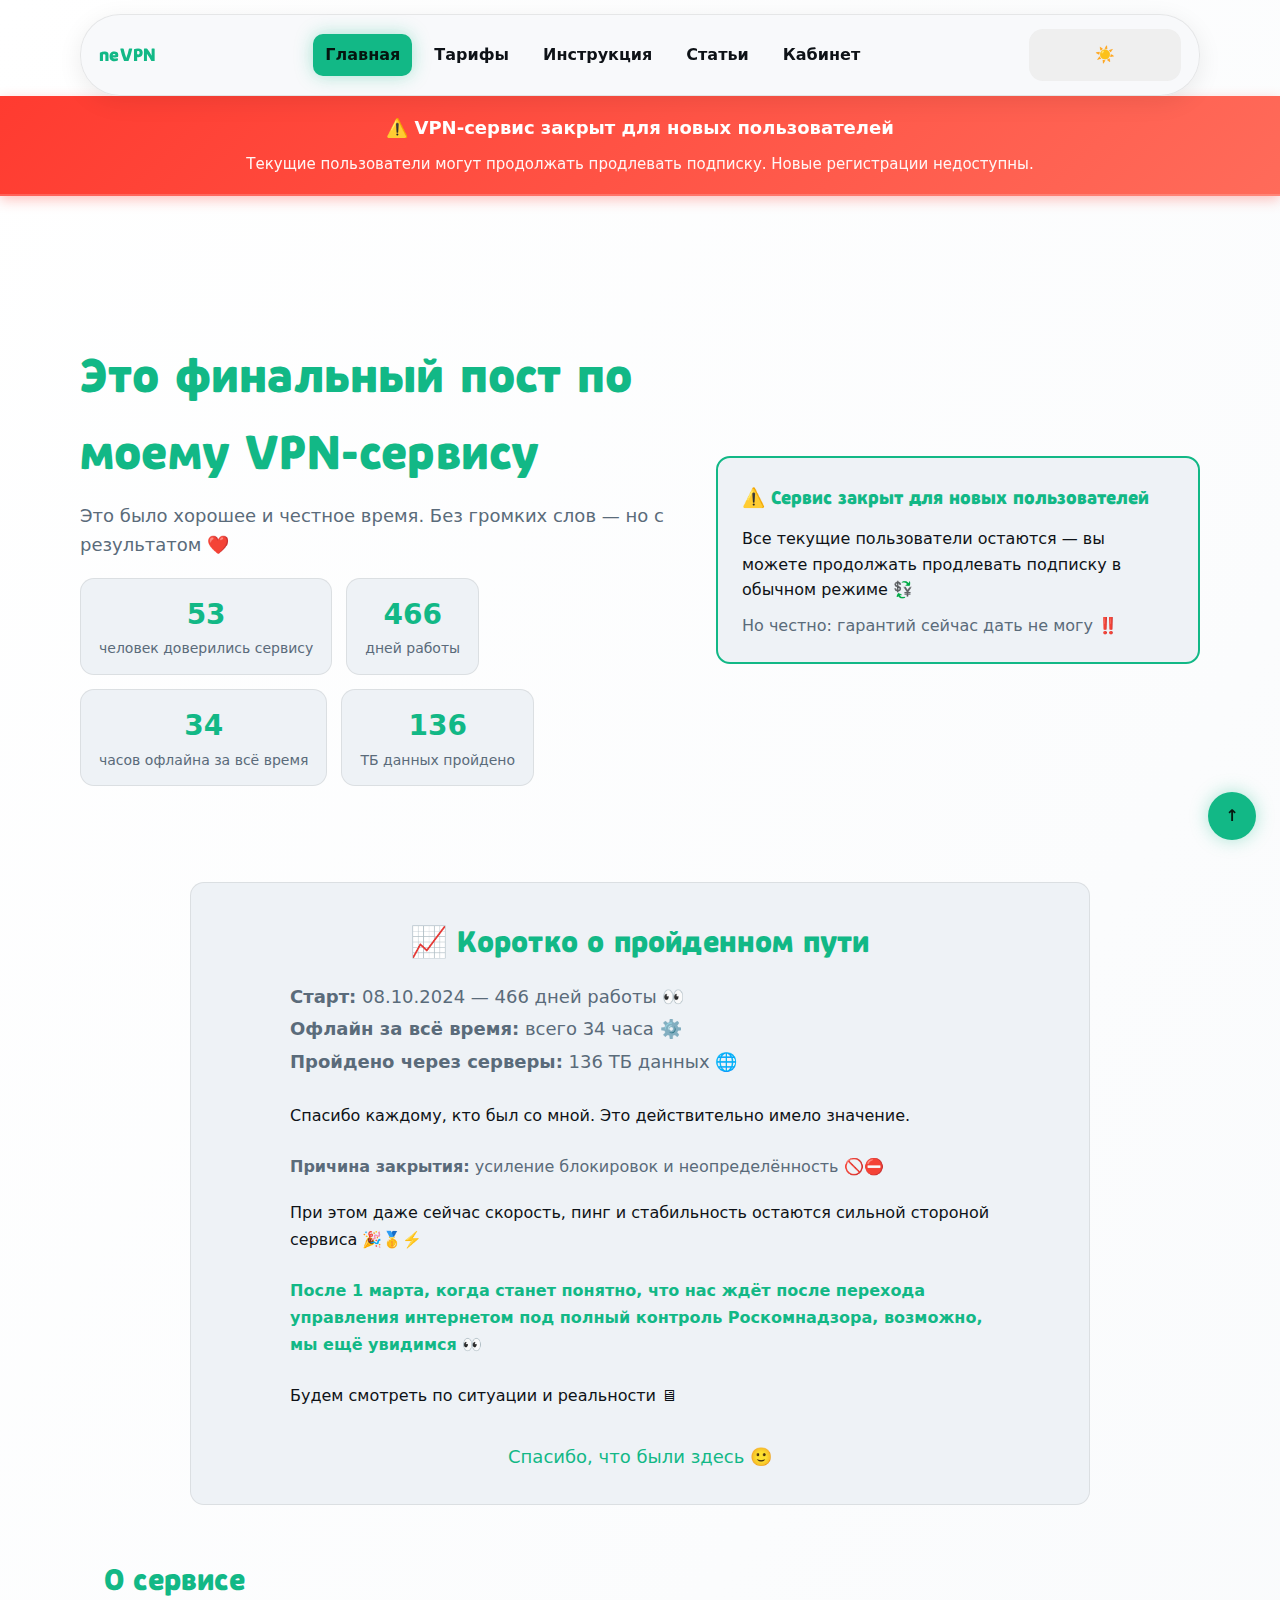
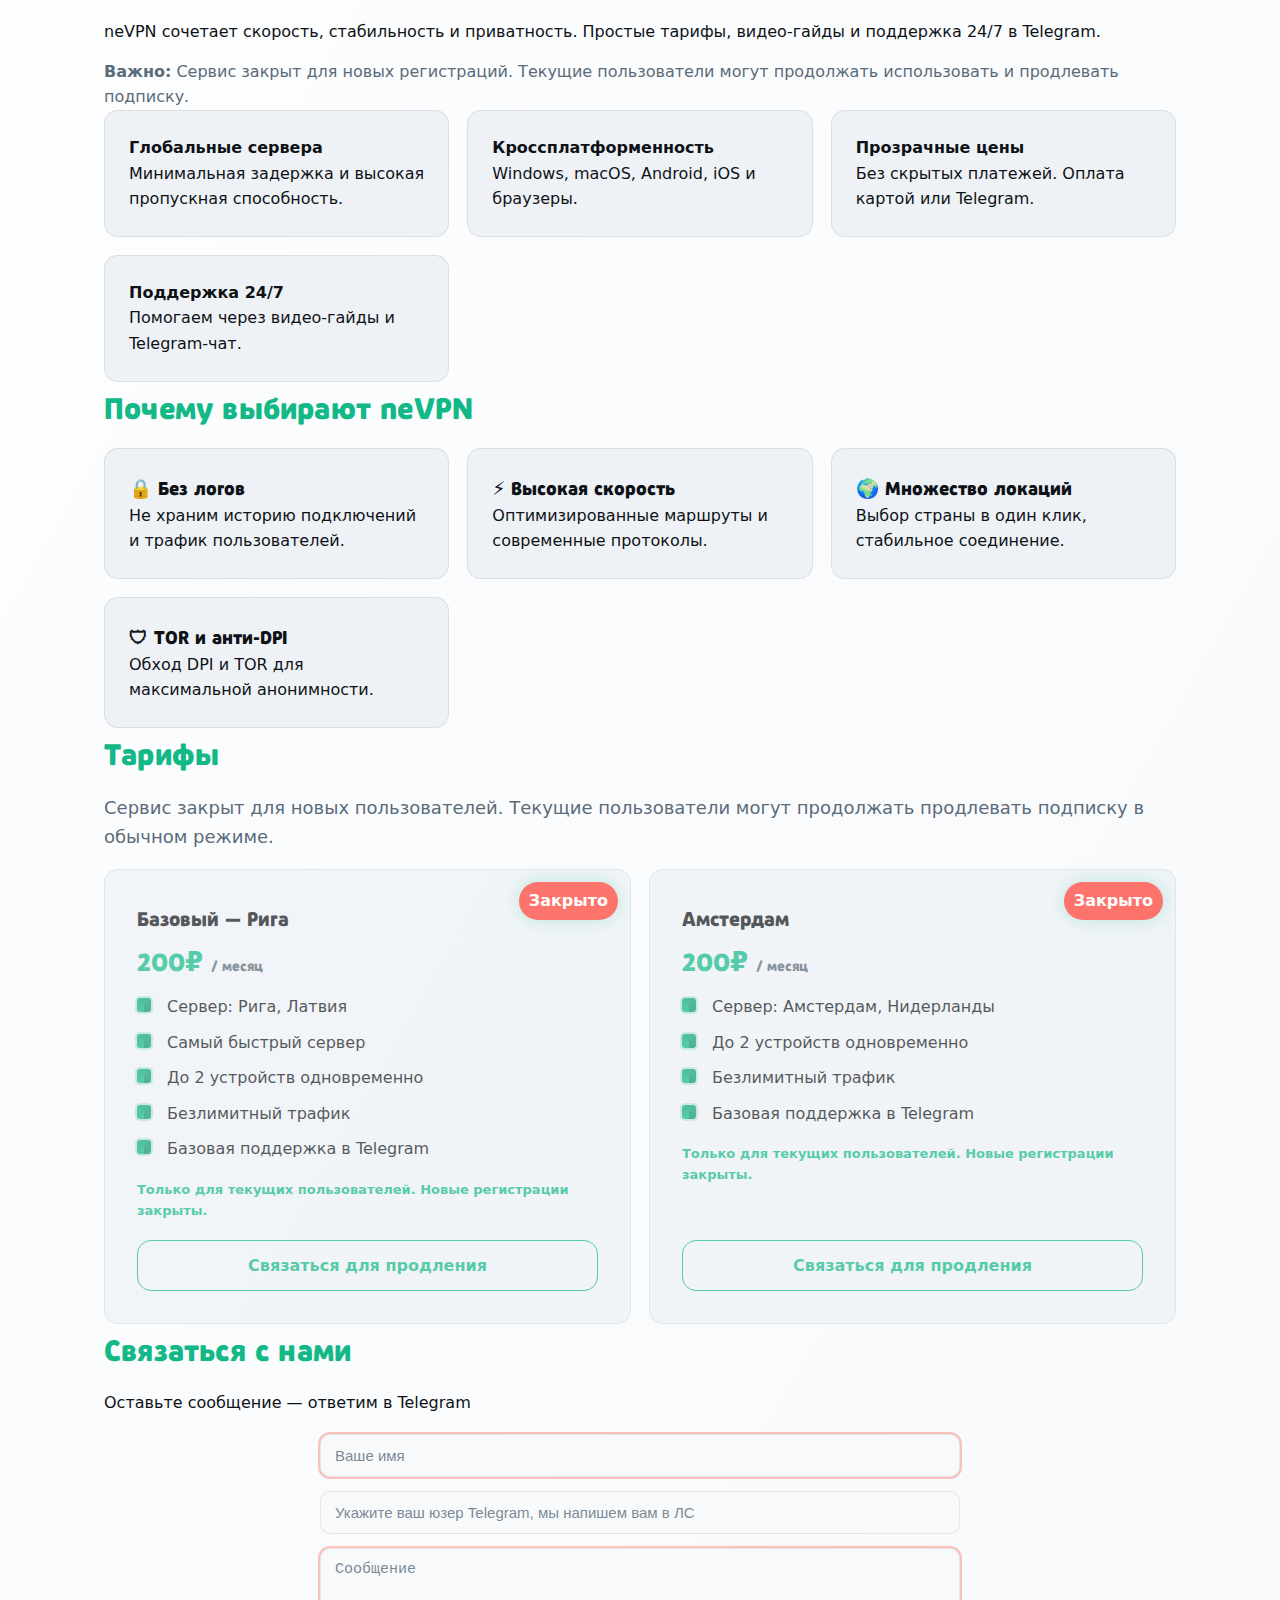
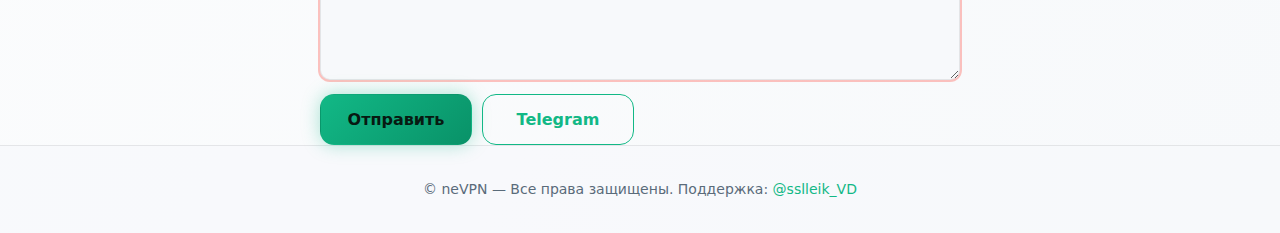
<file: index.html>
<!DOCTYPE html>
<html lang="ru">
<head>
  <meta charset="utf-8" />
  <meta name="viewport" content="width=device-width, initial-scale=1.0" />
  <title>neVPN — Быстро. Безопасно. Анонимно.</title>

  <link rel="preload" href="PusiaBold.otf" as="font" type="font/otf" crossorigin>
  <link rel="stylesheet" href="style.css" />
  <link rel="preconnect" href="https://api.telegram.org" crossorigin>
  <link rel="preconnect" href="https://api.ipify.org" crossorigin>
  <link rel="dns-prefetch" href="https://api.telegram.org">
  <link rel="dns-prefetch" href="https://api.ipify.org">
  
</head>

<body>
  <a id="top"></a>

  <header class="site-header" role="banner">
    <div class="header-inner container">
      <a class="logo" href="index.html">
        
        <span class="brand">neVPN</span>
      </a>

      <nav class="nav" aria-label="Главное меню">
        <a class="nav-link active" href="index.html">Главная</a>
        <a class="nav-link" href="fuc.html">Тарифы</a>
        <a class="nav-link" href="tech.html">Инструкция</a>
        <a class="nav-link" href="blog.html">Статьи</a>
        <a class="nav-link" href="account.html">Кабинет</a>
      </nav>

      <div class="controls">
        <button id="menuToggle" class="btn ghost menu-toggle" aria-label="Меню" aria-controls="primary-nav" aria-expanded="false">☰</button>
        <button id="themeToggle" class="btn" title="Переключить тему">🌙</button>
      </div>
    </div>
  </header>

  <div class="vpn-closed-banner">
    <strong>⚠️ VPN-сервис закрыт для новых пользователей</strong>
    <p>Текущие пользователи могут продолжать продлевать подписку. Новые регистрации недоступны.</p>
  </div>

  <main>
    <section class="hero container">
      <div class="hero-content">
        <h1>Это финальный пост по моему VPN-сервису</h1>
        <p class="lead">Это было хорошее и честное время. Без громких слов — но с результатом ❤️</p>

        <div class="stats">
          <div class="stat">
            <div class="stat-number" data-target="53">0</div>
            <div class="stat-label">человек доверились сервису</div>
          </div>
          <div class="stat">
            <div class="stat-number" data-target="466">0</div>
            <div class="stat-label">дней работы</div>
          </div>
          <div class="stat">
            <div class="stat-number" data-target="34">0</div>
            <div class="stat-label">часов офлайна за всё время</div>
          </div>
          <div class="stat">
            <div class="stat-number" data-target="136">0</div>
            <div class="stat-label">ТБ данных пройдено</div>
          </div>
        </div>
      </div>

      <div class="hero-visual">
        <div class="feature-card" style="background: var(--bg-elev-2); border: 2px solid var(--accent);">
          <h3 style="color: var(--accent);">⚠️ Сервис закрыт для новых пользователей</h3>
          <p style="margin-top: var(--space-3);">Все текущие пользователи остаются — вы можете продолжать продлевать подписку в обычном режиме 💱</p>
          <p style="margin-top: var(--space-2); color: var(--text-muted);">Но честно: гарантий сейчас дать не могу ‼️</p>
        </div>
      </div>
    </section>

    <section class="benefits container" style="background: var(--bg-elev-2); border-radius: var(--radius-md); padding: var(--space-6); border: 1px solid var(--border); margin: var(--space-7) auto; text-align: center; max-width: 900px;">
      <h2 style="color: var(--accent); margin-bottom: var(--space-4);">📈 Коротко о пройденном пути</h2>
      <div style="text-align: left; max-width: 700px; margin: 0 auto;">
        <p class="lead" style="font-size: 18px; line-height: 1.8; margin-bottom: var(--space-4);">
          <strong>Старт:</strong> 08.10.2024 — 466 дней работы 👀<br>
          <strong>Офлайн за всё время:</strong> всего 34 часа ⚙️<br>
          <strong>Пройдено через серверы:</strong> 136 ТБ данных 🌐
        </p>
        <p style="font-size: 16px; line-height: 1.7; margin: var(--space-5) 0;">
          Спасибо каждому, кто был со мной. Это действительно имело значение.
        </p>
        <p style="font-size: 16px; line-height: 1.7; margin: var(--space-4) 0; color: var(--text-muted);">
          <strong>Причина закрытия:</strong> усиление блокировок и неопределённость 🚫⛔️
        </p>
        <p style="font-size: 16px; line-height: 1.7; margin: var(--space-4) 0;">
          При этом даже сейчас скорость, пинг и стабильность остаются сильной стороной сервиса 🎉🥇⚡️
        </p>
        <p style="font-size: 16px; line-height: 1.7; margin: var(--space-5) 0; color: var(--accent); font-weight: 600;">
          После 1 марта, когда станет понятно, что нас ждёт после перехода управления интернетом под полный контроль Роскомнадзора, возможно, мы ещё увидимся 👀
        </p>
        <p style="font-size: 16px; line-height: 1.7; margin: var(--space-4) 0;">
          Будем смотреть по ситуации и реальности 🖥
        </p>
        <p style="font-size: 18px; line-height: 1.7; margin: var(--space-6) 0 0; text-align: center; color: var(--accent);">
          Спасибо, что были здесь 🙂
        </p>
      </div>
    </section>

    <section id="about" class="about container">
      <h2>О сервисе</h2>
      <p>neVPN сочетает скорость, стабильность и приватность. Простые тарифы, видео-гайды и поддержка 24/7 в Telegram.</p>
      <p style="margin-top: var(--space-3); color: var(--text-muted);"><strong>Важно:</strong> Сервис закрыт для новых регистраций. Текущие пользователи могут продолжать использовать и продлевать подписку.</p>
      <div class="features">
        <article class="feature-card">
          <h4>Глобальные сервера</h4>
          <p>Минимальная задержка и высокая пропускная способность.</p>
        </article>
        <article class="feature-card">
          <h4>Кроссплатформенность</h4>
          <p>Windows, macOS, Android, iOS и браузеры.</p>
        </article>
        <article class="feature-card">
          <h4>Прозрачные цены</h4>
          <p>Без скрытых платежей. Оплата картой или Telegram.</p>
        </article>
        <article class="feature-card">
          <h4>Поддержка 24/7</h4>
          <p>Помогаем через видео-гайды и Telegram-чат.</p>
        </article>
      </div>
    </section>

    <section class="benefits container">
      <h2>Почему выбирают neVPN</h2>
      <div class="benefit-grid">
        <div class="benefit">
          <h3>🔒 Без логов</h3>
          <p>Не храним историю подключений и трафик пользователей.</p>
        </div>
        <div class="benefit">
          <h3>⚡ Высокая скорость</h3>
          <p>Оптимизированные маршруты и современные протоколы.</p>
        </div>
        <div class="benefit">
          <h3>🌍 Множество локаций</h3>
          <p>Выбор страны в один клик, стабильное соединение.</p>
        </div>
        <div class="benefit">
          <h3>🛡 TOR и анти-DPI</h3>
          <p>Обход DPI и TOR для максимальной анонимности.</p>
        </div>
      </div>
    </section>


    <section class="plans container">
      <h2>Тарифы</h2>
      <p class="lead">Сервис закрыт для новых пользователей. Текущие пользователи могут продолжать продлевать подписку в обычном режиме.</p>
      <div class="plan-cards">
        <article class="plan" style="opacity: 0.7;">
          <div class="badge" style="background: #ff3b30; color: #fff;">Закрыто</div>
          <div class="plan-header">
            <h3>Базовый — Рига</h3>
            <div class="price">200₽ <span class="period">/ месяц</span></div>
          </div>
          <ul>
            <li>Сервер: Рига, Латвия</li>
            <li>Самый быстрый сервер</li>
            <li>До 2 устройств одновременно</li>
            <li>Безлимитный трафик</li>
            <li>Базовая поддержка в Telegram</li>
          </ul>
          <p class="note" style="color: var(--accent); font-weight: 600;">Только для текущих пользователей. Новые регистрации закрыты.</p>
          <a class="btn ghost" href="https://t.me/sslleik" target="_blank" style="pointer-events: auto;">Связаться для продления</a>
        </article>

        <article class="plan" style="opacity: 0.7;">
          <div class="badge" style="background: #ff3b30; color: #fff;">Закрыто</div>
          <div class="plan-header">
            <h3>Амстердам</h3>
            <div class="price">200₽ <span class="period">/ месяц</span></div>
          </div>
          <ul>
            <li>Сервер: Амстердам, Нидерланды</li>
            <li>До 2 устройств одновременно</li>
            <li>Безлимитный трафик</li>
            <li>Базовая поддержка в Telegram</li>
          </ul>
          <p class="note" style="color: var(--accent); font-weight: 600;">Только для текущих пользователей. Новые регистрации закрыты.</p>
          <a class="btn ghost" href="https://t.me/sslleik" target="_blank" style="pointer-events: auto;">Связаться для продления</a>
        </article>
      </div>
    </section>

    <section class="contact container">
      <h2>Связаться с нами</h2>
      <p>Оставьте сообщение — ответим в Telegram </p>

      <form id="contactForm" class="contact-form" data-tg-bot="8542793603:AAG2brS5_L7JhBSTvNuo0938ujzqNSFGrZg" data-tg-chat="1355427490">
        <input type="text" name="name" placeholder="Ваше имя" required />
        <input type="text" name="email" placeholder="Укажите ваш юзер Telegram, мы напишем вам в ЛС" />
        <textarea name="message" placeholder="Сообщение" required></textarea>

        <div class="form-actions">
          <button class="btn primary" type="submit">Отправить</button>
          <a class="btn ghost" href="https://t.me/sslleik_vd" target="_blank">Telegram</a>
        </div>
      </form>
    </section>
  </main>

  <a class="scroll-up" href="#top">↑</a>

  <footer class="site-footer">
    <p>&copy; neVPN — Все права защищены. Поддержка: 
      <a href="https://t.me/sslleik_vd" target="_blank">@sslleik_VD</a>
    </p>
  </footer>

  <script src="script.js" defer></script>
</body>
</html>
</file>
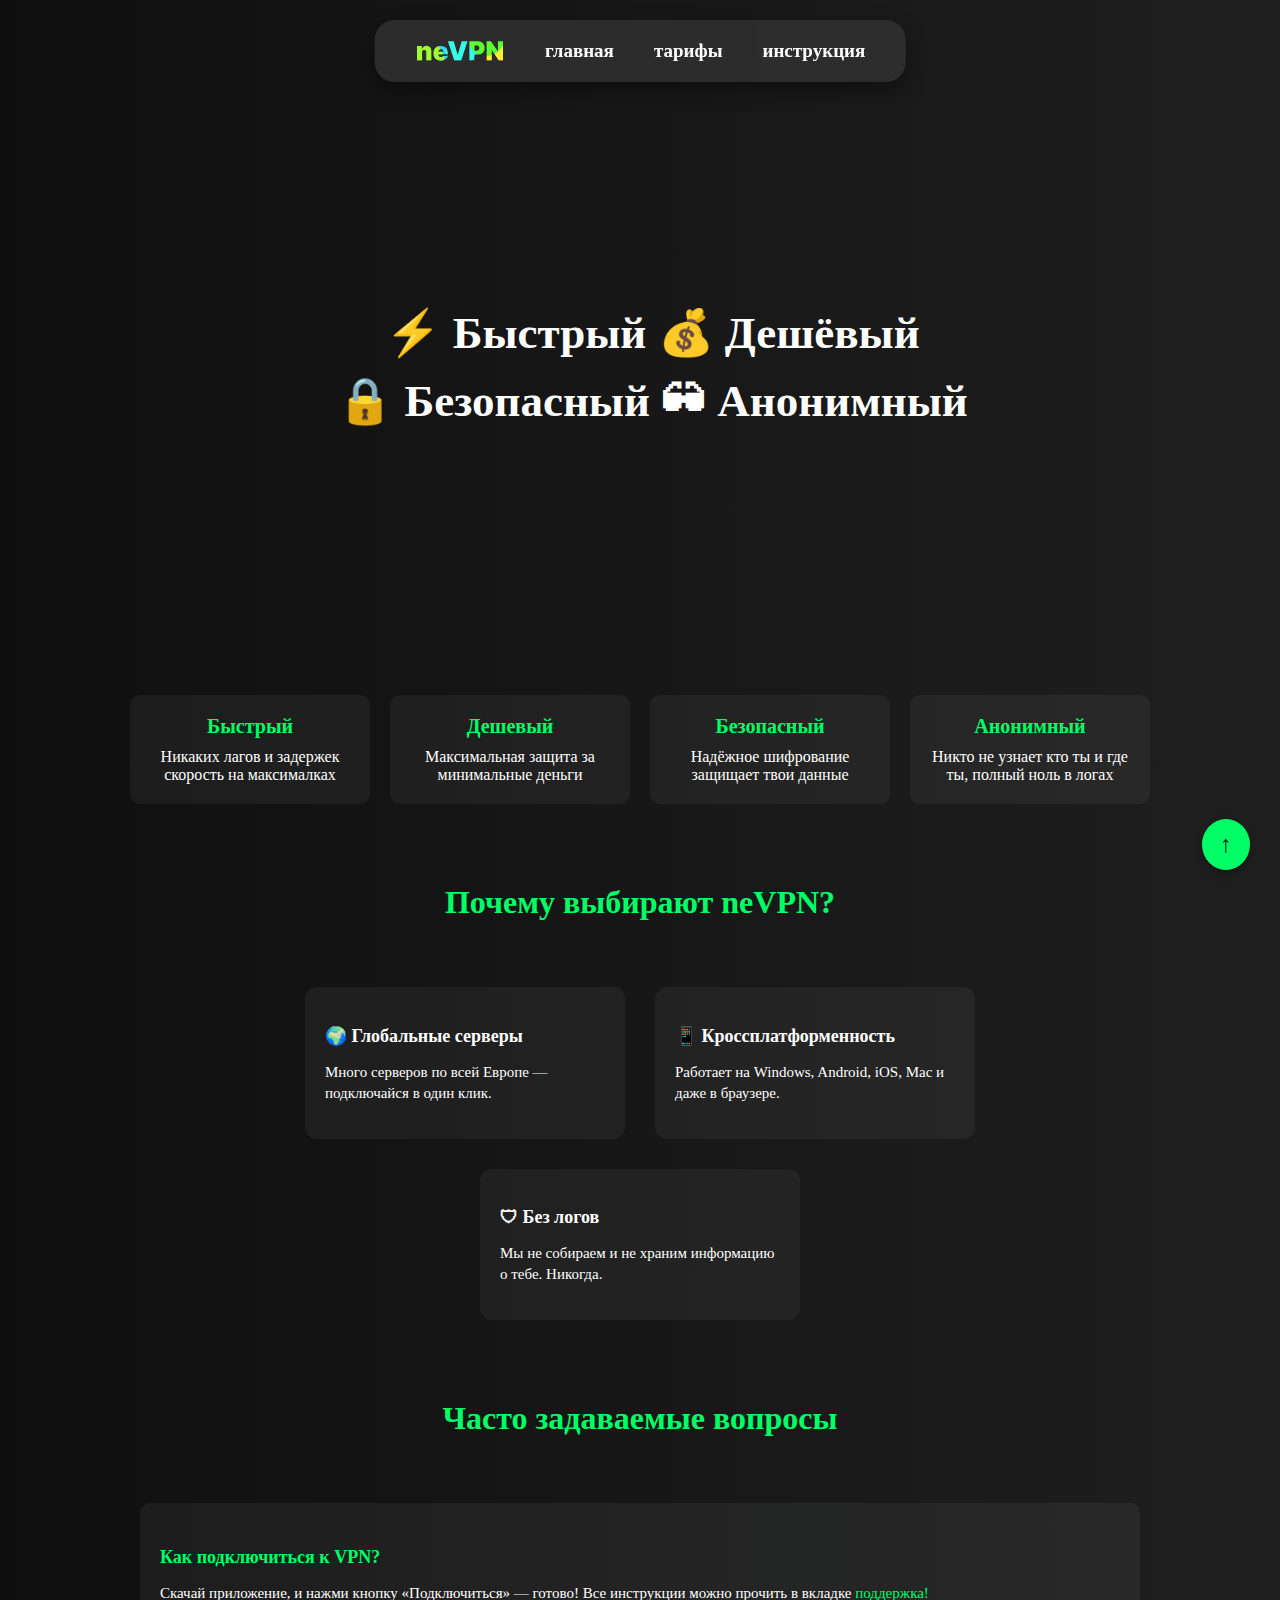
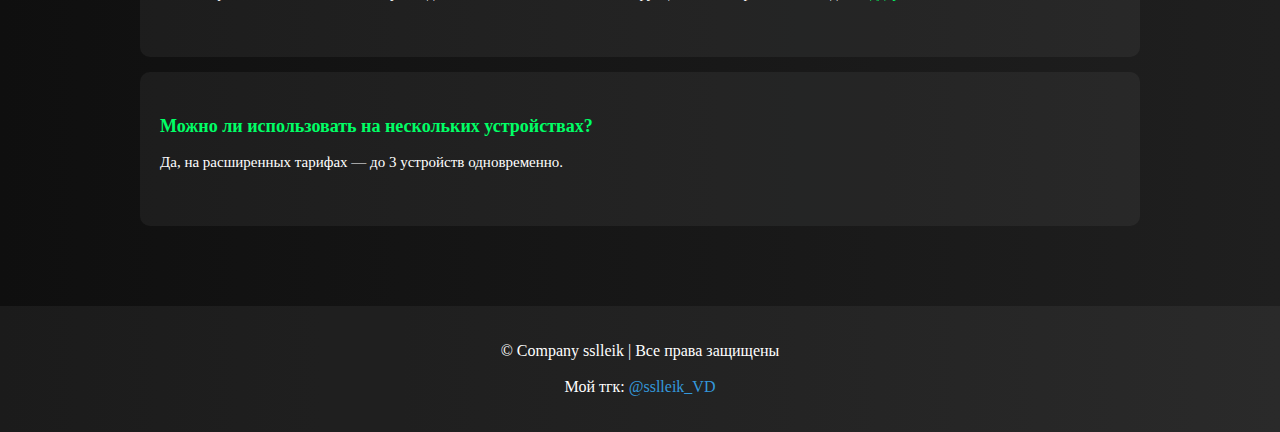
<file: Первый Сайт — копия (2)/index.html>
<html>
<html lang="ru">
<head>
  <meta charset="UTF-8">
  <title>neVPN</title>
  <link rel="stylesheet" href="style.css">
</head>
<body>
  <a id="top"></a>

  <header>
    <div class="logo">
  <a href="index.html">
    <img src="выа.svg" alt="neVPN" class="logo-img">
  </a>
</div>
    <a href="index.html">главная</a>
    <a href="fuc.html">тарифы</a>
    <a href="tech.html">инструкция</a>
  </header>

  <br><br><br><br><br><br><br><br><br><br>

  <div class="main">
    <h1>⚡ Быстрый 💰 Дешёвый<br>🔒 Безопасный 🕶 Анонимный</h1>

    <br><br><br><br><br><br><br><br><br><br>

    <div class="features">
      <div class="feature">
        <b class="b">Быстрый</b>
        Никаких лагов и задержек скорость на максималках
      </div>
      <div class="feature">
        <b class="b">Дешевый</b>
        Максимальная защита за минимальные деньги
      </div>
      <div class="feature">
        <b class="b">Безопасный</b>
        Надёжное шифрование защищает твои данные
      </div>
      <div class="feature">
        <b class="b">Анонимный</b>
        Никто не узнает кто ты и где ты, полный ноль в логах
      </div>
    </div>
  </div>

  <section class="benefits">
    <h2>Почему выбирают neVPN?</h2>
    <br><br>
    <div class="benefit-list">
      <div class="benefit">
        <h3>🌍 Глобальные серверы</h3>
        
        <p>Много серверов по всей Европе — подключайся в один клик.</p>
      </div>
      <div class="benefit">
        <h3>📱 Кроссплатформенность</h3>
        <p>Работает на Windows, Android, iOS, Mac и даже в браузере.</p>
      </div>
      <div class="benefit">
        <h3>🛡 Без логов</h3>
        <p>Мы не собираем и не храним информацию о тебе. Никогда.</p>
      </div>
    </div>
  </section>

  <section class="faq">
    <h2>Часто задаваемые вопросы</h2>
    <br><br>
    <div class="faq-item">
      <h4>Как подключиться к VPN?</h4>
      <p>Скачай приложение, и нажми кнопку «Подключиться» — готово! Все инструкции можно прочить в вкладке <a href="tech.html">поддержка!</a> </p><br>
    </div>
    <div class="faq-item">
      <h4>Можно ли использовать на нескольких устройствах?</h4>
      <p>Да, на расширенных тарифах — до 3 устройств одновременно.</p><br>
    </div>
  </section>
  <a href="#top" class="scroll-up">↑</a>

  <footer>
    <p>&copy; Company sslleik | Все права защищены<br><br>Мой тгк: <a class="fer" href="https://t.me/sslleik_vd" target="_blank">@sslleik_VD</a></p>
  </footer>
</body>
</html>
</file>
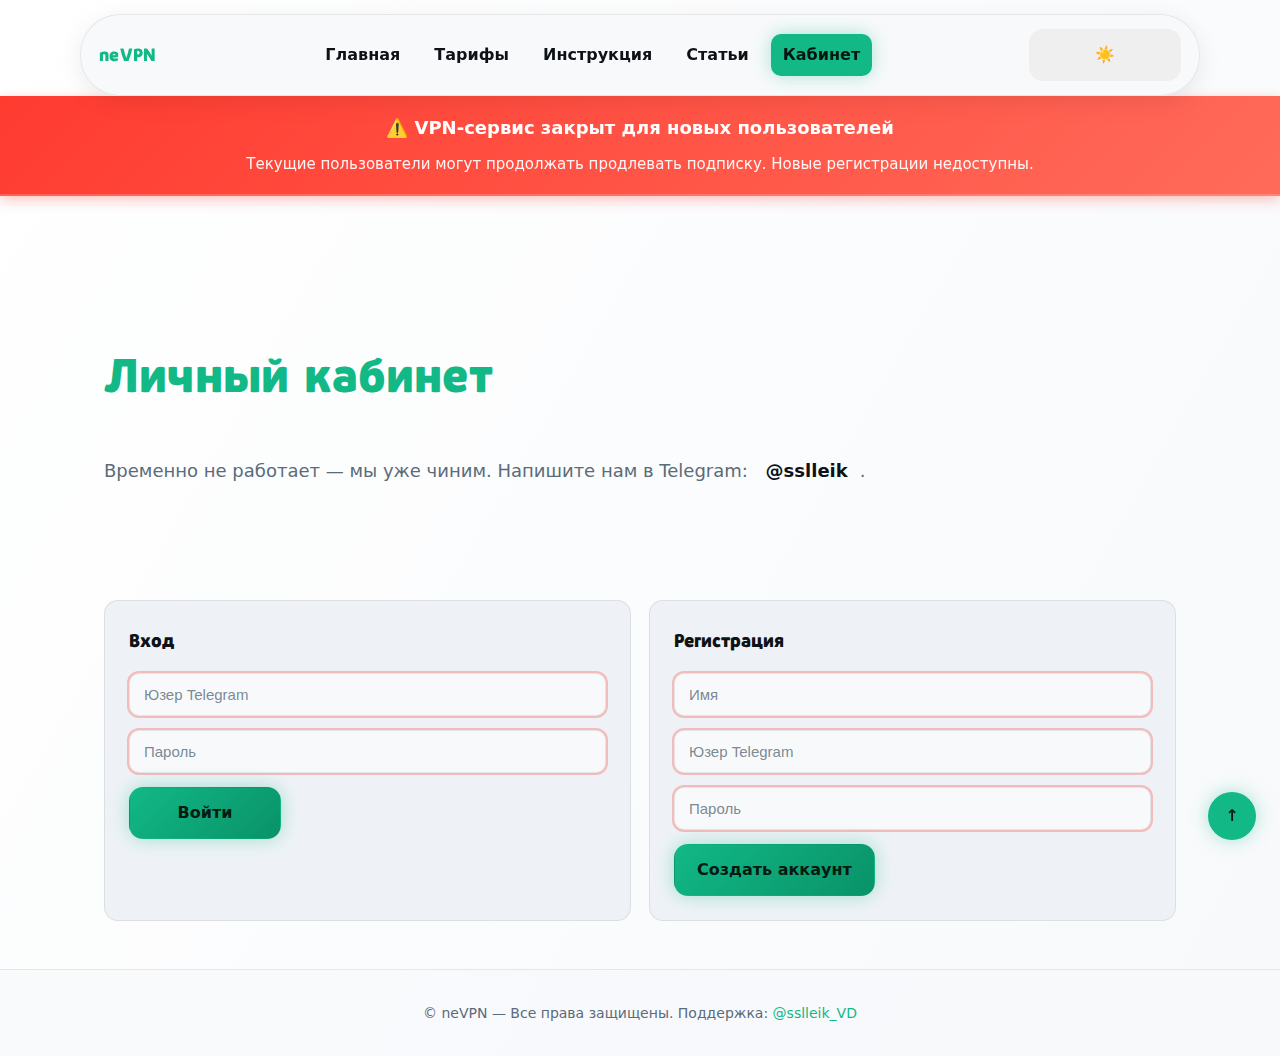
<file: account.html>
<!DOCTYPE html>
<html lang="ru">
<head>
  <meta charset="utf-8" />
  <meta name="viewport" content="width=device-width, initial-scale=1.0" />
  <title>Личный кабинет — neVPN</title>
  <link rel="preload" href="PusiaBold.otf" as="font" type="font/otf" crossorigin>
  <link rel="stylesheet" href="style.css" />
  <link rel="preconnect" href="https://api.telegram.org" crossorigin>
  <link rel="preconnect" href="https://api.ipify.org" crossorigin>
  <link rel="dns-prefetch" href="https://api.telegram.org">
  <link rel="dns-prefetch" href="https://api.ipify.org">
</head>
<body>
  <a id="top"></a>
  <header class="site-header" role="banner">
    <div class="header-inner container">
      <a class="logo" href="index.html">
        <span class="brand">neVPN</span>
      </a>
      <nav class="nav" aria-label="Главное меню">
        <a class="nav-link" href="index.html">Главная</a>
        <a class="nav-link" href="fuc.html">Тарифы</a>
        <a class="nav-link" href="tech.html">Инструкция</a>
        <a class="nav-link" href="blog.html">Статьи</a>
        <a class="nav-link active" href="account.html">Кабинет</a>
      </nav>
      <div class="controls">
        <button id="menuToggle" class="btn ghost menu-toggle" aria-label="Меню" aria-controls="primary-nav" aria-expanded="false">☰</button>
        <button id="themeToggle" class="btn" title="Переключить тему">🌙</button>
      </div>
    </div>
  </header>

  <div class="vpn-closed-banner">
    <strong>⚠️ VPN-сервис закрыт для новых пользователей</strong>
    <p>Текущие пользователи могут продолжать продлевать подписку. Новые регистрации недоступны.</p>
  </div>

  <main class="container">
    <section class="hero" style="padding-top:120px;">
      <h1>Личный кабинет</h1>
      <p class="lead">Временно не работает — мы уже чиним. Напишите нам в Telegram: <a class="nav-link" href="https://t.me/sslleik" target="_blank">@sslleik</a>.</p>
    </section>

    <section id="authSection" style="display:none;">
      <div class="features">
        <article class="feature-card">
          <h3>Вход</h3>
          <form id="loginForm" class="contact-form">
            <input type="text" name="email" placeholder="Юзер Telegram" required />
            <input type="password" name="password" placeholder="Пароль" required />
            <div class="form-actions">
              <button class="btn primary" type="submit">Войти</button>
            </div>
          </form>
        </article>
        <article class="feature-card">
          <h3>Регистрация</h3>
          <form id="registerForm" class="contact-form">
            <input type="text" name="name" placeholder="Имя" required />
            <input type="text" name="email" placeholder="Юзер Telegram" required />
            <input type="password" name="password" placeholder="Пароль" required />
            <div class="form-actions">
              <button class="btn primary" type="submit">Создать аккаунт</button>
            </div>
          </form>
        </article>
      </div>
    </section>

    <section id="accountSection" style="display:none;">
      <div class="features">
        <article class="feature-card">
          <h3>Профиль</h3>
          <p><strong>Имя:</strong> <span id="acc_name">—</span></p>
          <p><strong>Telegram:</strong> <span id="acc_email">—</span></p>
          <div class="form-actions">
            <button id="logoutBtn" class="btn ghost">Выйти</button>
          </div>
        </article>
        <article class="feature-card">
          <h3>Подписка на обновления</h3>
          <form id="subscribeUserForm" class="contact-form">
            <input type="text" name="email" placeholder="Ваш юзер Telegram" required />
            <div class="form-actions">
              <button class="btn primary" type="submit">Подписаться</button>
            </div>
          </form>
          <p class="note">Подписки сохраняются локально в браузере.</p>
        </article>
        <article class="feature-card">
          <h3>Закладки статей</h3>
          <ul id="favList" style="list-style:none; padding-left:0; margin:0;"></ul>
          <p class="note">Добавляйте статьи в избранное из списка статей.</p>
        </article>
      </div>
    </section>
  </main>

  <a class="scroll-up" href="#top">↑</a>

  <footer class="site-footer">
    <p>&copy; neVPN — Все права защищены. Поддержка: 
      <a href="https://t.me/sslleik_vd" target="_blank">@sslleik_VD</a>
    </p>
  </footer>

  <script src="script.js" defer></script>
</body>
</html>
</file>
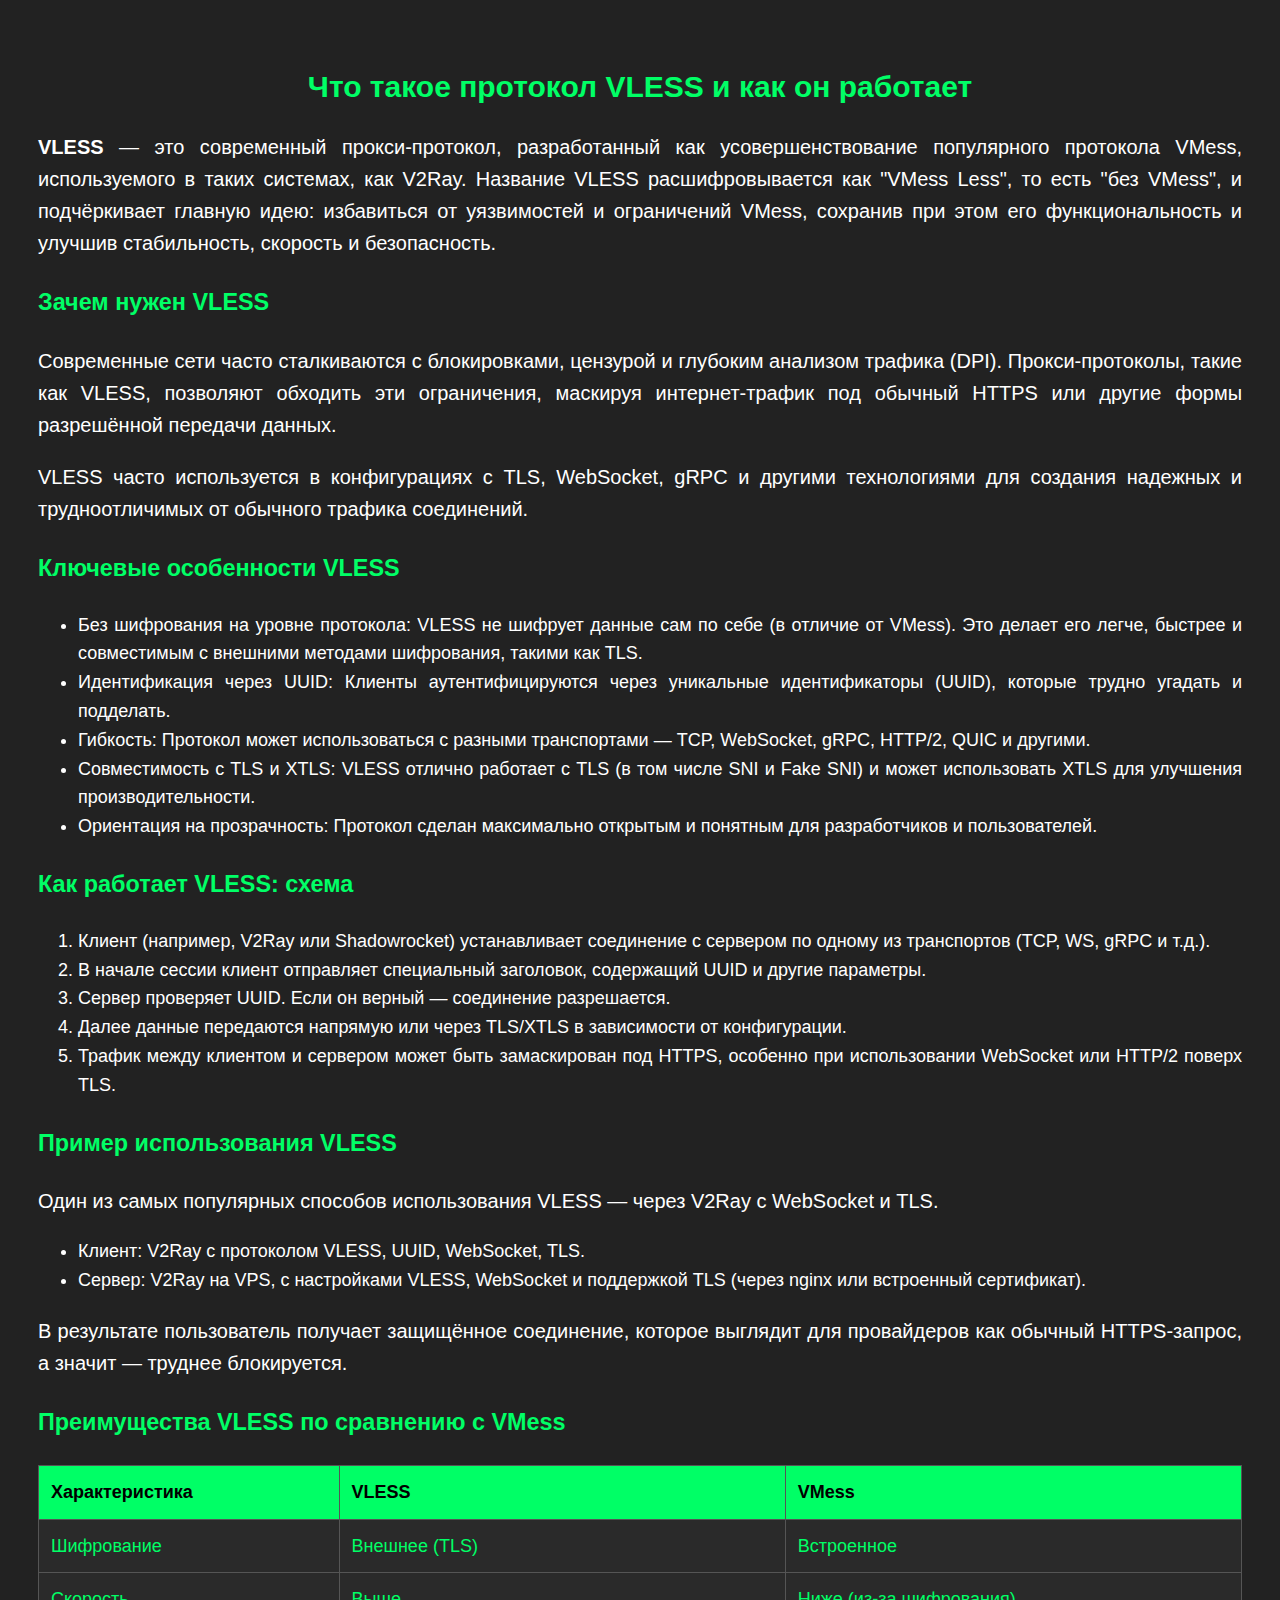
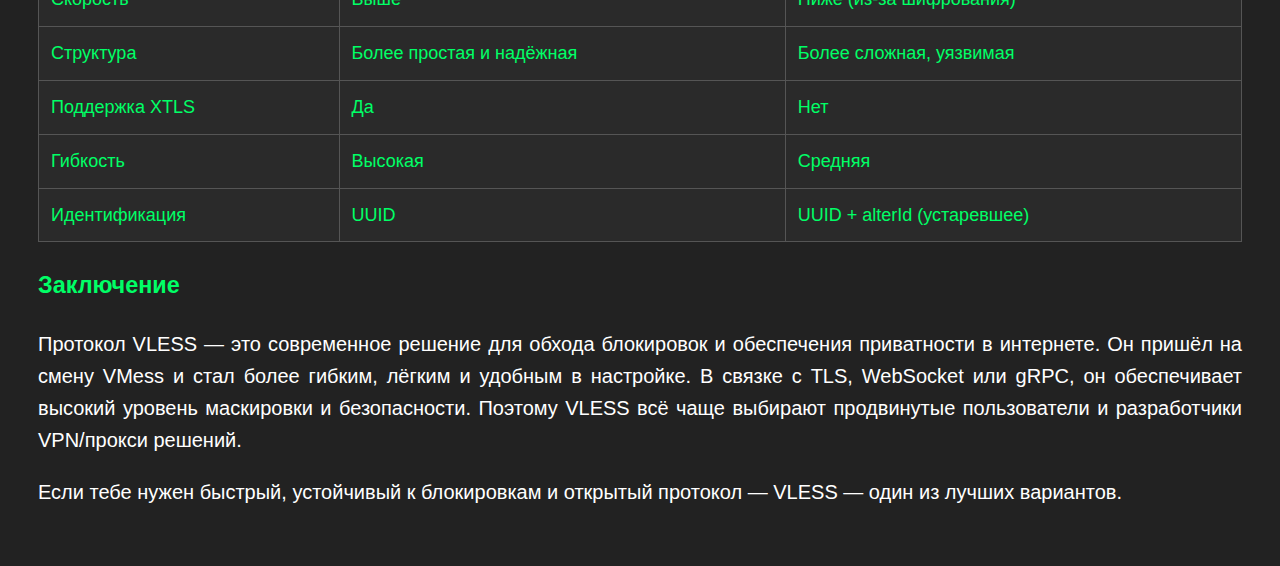
<file: article1.html>
<!DOCTYPE html>
<html lang="ru">
<head>
  <meta charset="UTF-8" />
  <meta name="viewport" content="width=device-width, initial-scale=1" />
  <title>Что такое протокол VLESS и как он работает</title>
  <style>
    
    body {
      background: #222;
      color: #ffffff;
      font-family: Pusia, sans-serif;
      padding: 30px;
      line-height: 1.6;
      text-align: justify;
      font-size: 20px;
    }
    h2 {
      color: #00ff66;
      text-align: center;
      margin-bottom: 20px;
    }
    h3 {
      color: #00ff66;
      margin-top: 25px;
    }
    ul, ol {
      margin-bottom: 15px;
      font-size: 18px;
    }
    table {
      width: 100%;
      border-collapse: collapse;
      background: #111;
      color: #00ff66;
      margin-bottom: 25px;
    }
    th, td {
      border: 1px solid #00ff66;
      padding: 8px 12px;
      text-align: center;
    }
    a {
      color: #00ff66;
      text-decoration: none;
    }
    a:hover {
      text-decoration: underline;
    }
    table {
  width: 100%;
  border-collapse: collapse;
  margin: 20px 0;
  font-size: 18px;
  background-color: #2a2a2a;
}
th, td {
  border: 1px solid #555;
  padding: 12px;
  text-align: left;
}
th {
  background-color: #00ff66;
  color: #000;
}

  </style>
</head>
<body>
  <h2>Что такое протокол VLESS и как он работает</h2>
  <p><strong>VLESS</strong> — это современный прокси-протокол, разработанный как усовершенствование популярного протокола VMess, используемого в таких системах, как V2Ray. Название VLESS расшифровывается как "VMess Less", то есть "без VMess", и подчёркивает главную идею: избавиться от уязвимостей и ограничений VMess, сохранив при этом его функциональность и улучшив стабильность, скорость и безопасность.</p>

  <h3>Зачем нужен VLESS</h3>
  <p>Современные сети часто сталкиваются с блокировками, цензурой и глубоким анализом трафика (DPI). Прокси-протоколы, такие как VLESS, позволяют обходить эти ограничения, маскируя интернет-трафик под обычный HTTPS или другие формы разрешённой передачи данных.</p>
  <p>VLESS часто используется в конфигурациях с TLS, WebSocket, gRPC и другими технологиями для создания надежных и трудноотличимых от обычного трафика соединений.</p>

  <h3>Ключевые особенности VLESS</h3>
  <ul>
    <li>Без шифрования на уровне протокола: VLESS не шифрует данные сам по себе (в отличие от VMess). Это делает его легче, быстрее и совместимым с внешними методами шифрования, такими как TLS.</li>
    <li>Идентификация через UUID: Клиенты аутентифицируются через уникальные идентификаторы (UUID), которые трудно угадать и подделать.</li>
    <li>Гибкость: Протокол может использоваться с разными транспортами — TCP, WebSocket, gRPC, HTTP/2, QUIC и другими.</li>
    <li>Совместимость с TLS и XTLS: VLESS отлично работает с TLS (в том числе SNI и Fake SNI) и может использовать XTLS для улучшения производительности.</li>
    <li>Ориентация на прозрачность: Протокол сделан максимально открытым и понятным для разработчиков и пользователей.</li>
  </ul>

  <h3>Как работает VLESS: схема</h3>
  <ol>
    <li>Клиент (например, V2Ray или Shadowrocket) устанавливает соединение с сервером по одному из транспортов (TCP, WS, gRPC и т.д.).</li>
    <li>В начале сессии клиент отправляет специальный заголовок, содержащий UUID и другие параметры.</li>
    <li>Сервер проверяет UUID. Если он верный — соединение разрешается.</li>
    <li>Далее данные передаются напрямую или через TLS/XTLS в зависимости от конфигурации.</li>
    <li>Трафик между клиентом и сервером может быть замаскирован под HTTPS, особенно при использовании WebSocket или HTTP/2 поверх TLS.</li>
  </ol>

  <h3>Пример использования VLESS</h3>
  <p>Один из самых популярных способов использования VLESS — через V2Ray с WebSocket и TLS.</p>
  <ul>
    <li>Клиент: V2Ray с протоколом VLESS, UUID, WebSocket, TLS.</li>
    <li>Сервер: V2Ray на VPS, с настройками VLESS, WebSocket и поддержкой TLS (через nginx или встроенный сертификат).</li>
  </ul>
  <p>В результате пользователь получает защищённое соединение, которое выглядит для провайдеров как обычный HTTPS-запрос, а значит — труднее блокируется.</p>

  <h3>Преимущества VLESS по сравнению с VMess</h3>
  <table>
    <tr>
      <th>Характеристика</th>
      <th>VLESS</th>
      <th>VMess</th>
    </tr>
    <tr>
      <td>Шифрование</td>
      <td>Внешнее (TLS)</td>
      <td>Встроенное</td>
    </tr>
    <tr>
      <td>Скорость</td>
      <td>Выше</td>
      <td>Ниже (из-за шифрования)</td>
    </tr>
    <tr>
      <td>Структура</td>
      <td>Более простая и надёжная</td>
      <td>Более сложная, уязвимая</td>
    </tr>
    <tr>
      <td>Поддержка XTLS</td>
      <td>Да</td>
      <td>Нет</td>
    </tr>
    <tr>
      <td>Гибкость</td>
      <td>Высокая</td>
      <td>Средняя</td>
    </tr>
    <tr>
      <td>Идентификация</td>
      <td>UUID</td>
      <td>UUID + alterId (устаревшее)</td>
    </tr>
  </table>

  <h3>Заключение</h3>
  <p>Протокол VLESS — это современное решение для обхода блокировок и обеспечения приватности в интернете. Он пришёл на смену VMess и стал более гибким, лёгким и удобным в настройке. В связке с TLS, WebSocket или gRPC, он обеспечивает высокий уровень маскировки и безопасности. Поэтому VLESS всё чаще выбирают продвинутые пользователи и разработчики VPN/прокси решений.</p>
  <p>Если тебе нужен быстрый, устойчивый к блокировкам и открытый протокол — VLESS — один из лучших вариантов.</p>
</body>
</html>
</file>
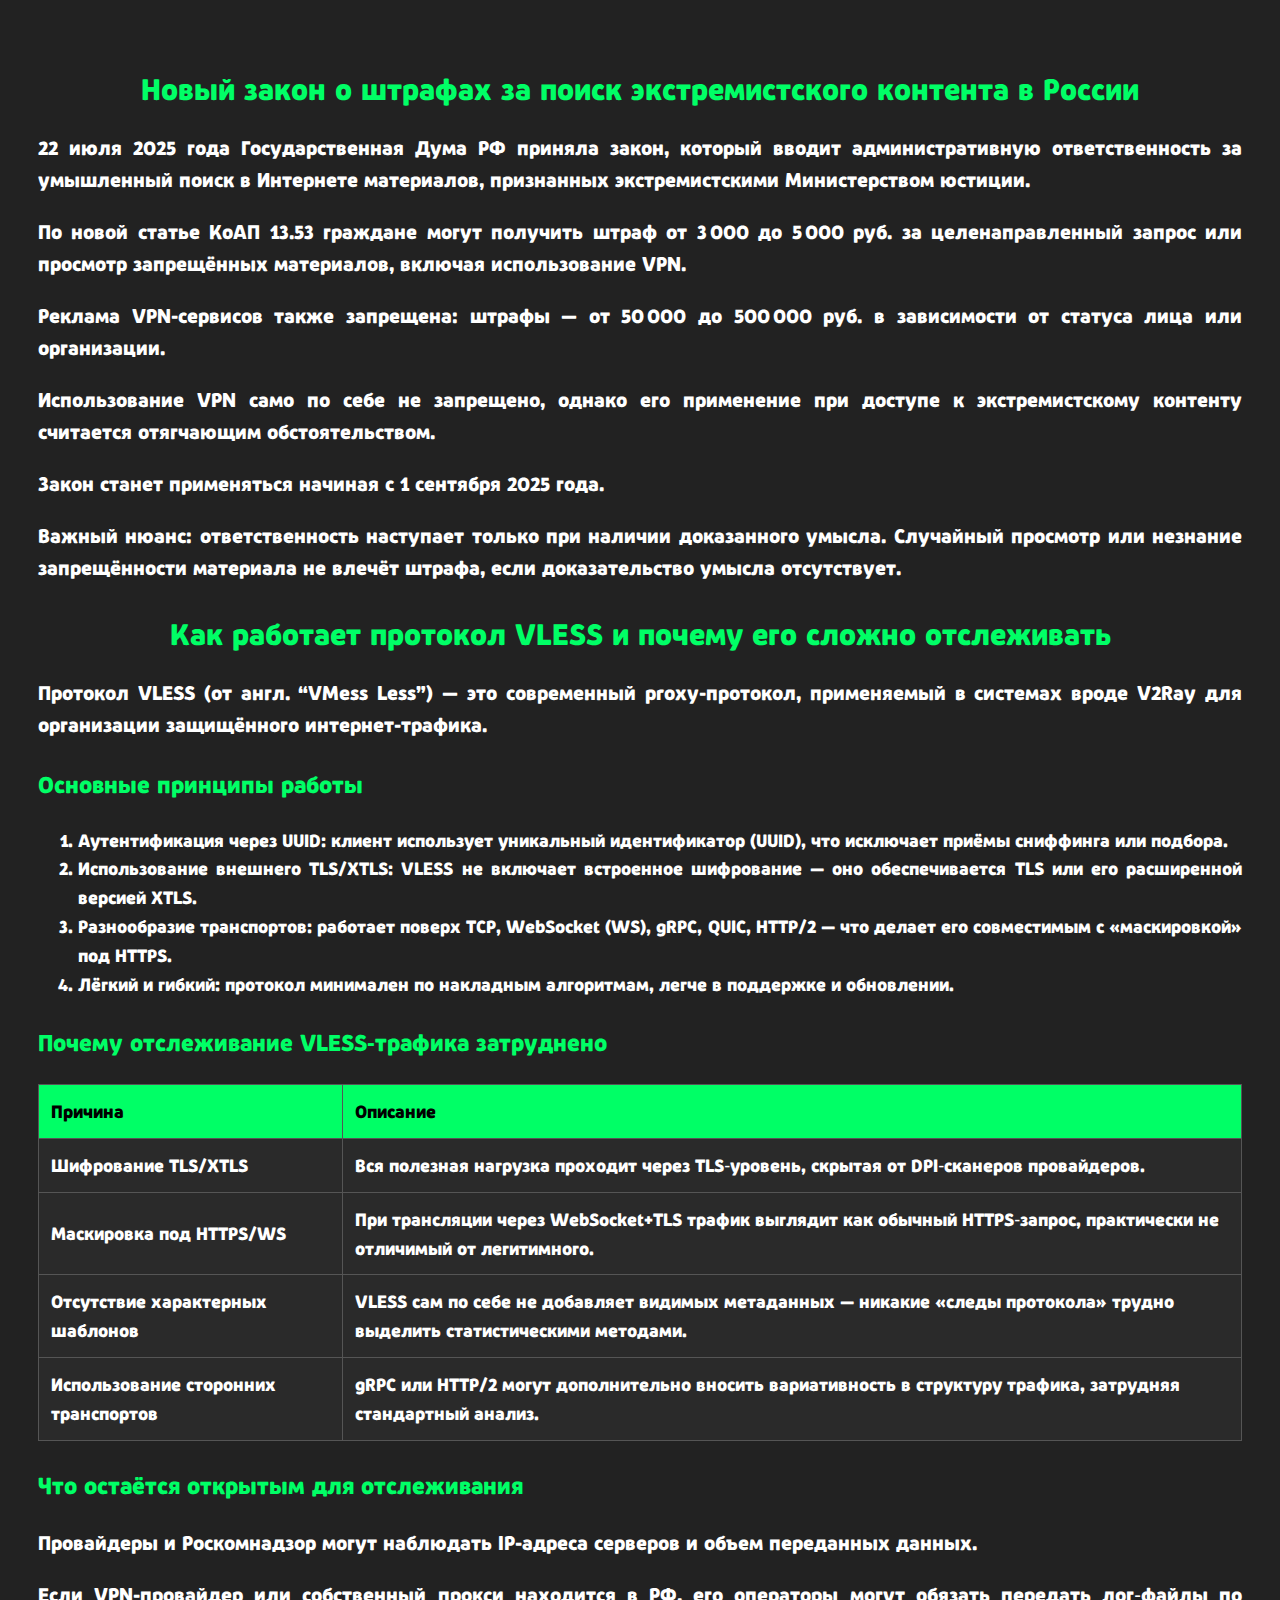
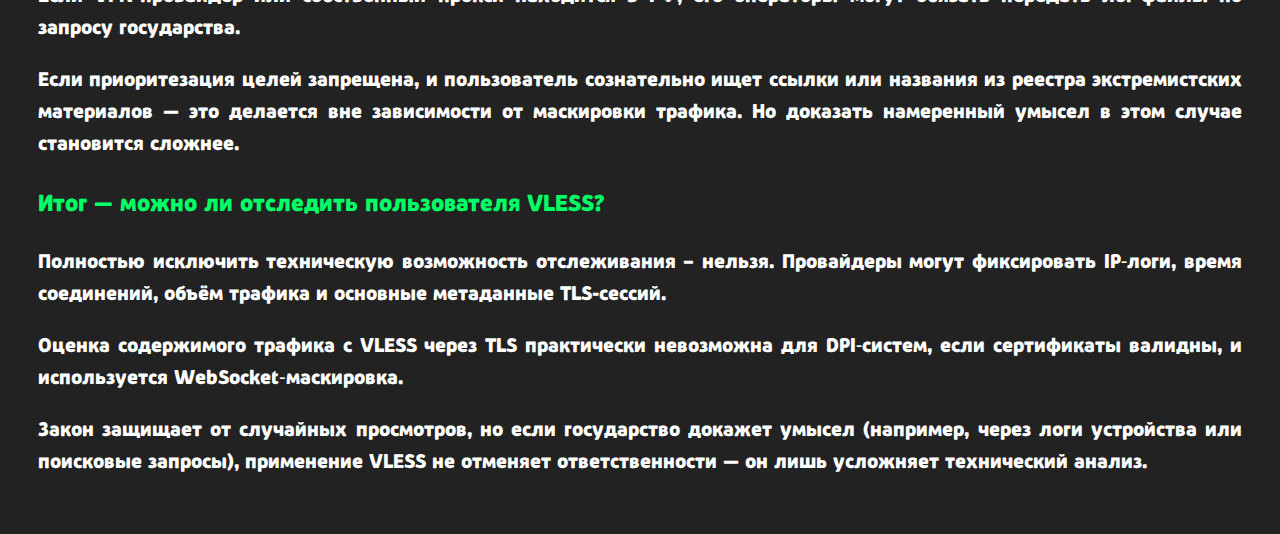
<file: article2.html>
<!DOCTYPE html>
<html lang="ru">
<head>
  <meta charset="UTF-8" />
  <meta name="viewport" content="width=device-width, initial-scale=1" />
  <title>Закон о штрафах и отслеживание VLESS</title>
  <style>
    @font-face {
  font-family: 'Pusia';
  src: url('PusiaBold.otf') format('opentype');
  font-weight: bold;
}
    body {
      background: #222;
      color: #ffffff;
      font-family: Pusia, sans-serif;
      padding: 30px;
      line-height: 1.6;
      text-align: justify;
      font-size: 20px;
    }
    h2 {
      color: #00ff66;
      text-align: center;
      margin-bottom: 20px;
    }
    h3 {
      color: #00ff66;
      margin-top: 25px;
    }
    ul, ol {
      margin-bottom: 15px;
      font-size: 18px;
    }
    a {
      color: #ffffff;
      text-decoration: none;
    }
    a:hover {
      text-decoration: underline;
    }
    table {
  width: 100%;
  border-collapse: collapse;
  margin: 20px 0;
  font-size: 18px;
  background-color: #2a2a2a;
}
th, td {
  border: 1px solid #555;
  padding: 12px;
  text-align: left;
}
th {
  background-color: #00ff66;
  color: #000;
}

  </style>
</head>
<body>
  <h2>Новый закон о штрафах за поиск экстремистского контента в России</h2>
  <p>22 июля 2025 года Государственная Дума РФ приняла закон, который вводит административную ответственность за умышленный поиск в Интернете материалов, признанных экстремистскими Министерством юстиции.</p>

  <p>По новой статье КоАП 13.53 граждане могут получить штраф от 3 000 до 5 000 руб. за целенаправленный запрос или просмотр запрещённых материалов, включая использование VPN.</p>

  <p>Реклама VPN-сервисов также запрещена: штрафы — от 50 000 до 500 000 руб. в зависимости от статуса лица или организации.</p>

  <p>Использование VPN само по себе не запрещено, однако его применение при доступе к экстремистскому контенту считается отягчающим обстоятельством.</p>

  <p>Закон станет применяться начиная с 1 сентября 2025 года.</p>

  <p>Важный нюанс: ответственность наступает только при наличии доказанного умысла. Случайный просмотр или незнание запрещённости материала не влечёт штрафа, если доказательство умысла отсутствует.</p>

  <h2>Как работает протокол VLESS и почему его сложно отслеживать</h2>
  <p>Протокол VLESS (от англ. “VMess Less”) — это современный proxy-протокол, применяемый в системах вроде V2Ray для организации защищённого интернет-трафика.</p>

  <h3>Основные принципы работы</h3>
  <ol>
    <li>Аутентификация через UUID: клиент использует уникальный идентификатор (UUID), что исключает приёмы сниффинга или подбора.</li>
    <li>Использование внешнего TLS/XTLS: VLESS не включает встроенное шифрование — оно обеспечивается TLS или его расширенной версией XTLS.</li>
    <li>Разнообразие транспортов: работает поверх TCP, WebSocket (WS), gRPC, QUIC, HTTP/2 — что делает его совместимым с «маскировкой» под HTTPS.</li>
    <li>Лёгкий и гибкий: протокол минимален по накладным алгоритмам, легче в поддержке и обновлении.</li>
  </ol>

  <h3>Почему отслеживание VLESS‑трафика затруднено</h3>
  <table>
    <tr><th>Причина</th><th>Описание</th></tr>
    <tr><td>Шифрование TLS/XTLS</td><td>Вся полезная нагрузка проходит через TLS‑уровень, скрытая от DPI‑сканеров провайдеров.</td></tr>
    <tr><td>Маскировка под HTTPS/WS</td><td>При трансляции через WebSocket+TLS трафик выглядит как обычный HTTPS‑запрос, практически не отличимый от легитимного.</td></tr>
    <tr><td>Отсутствие характерных шаблонов</td><td>VLESS сам по себе не добавляет видимых метаданных — никакие «следы протокола» трудно выделить статистическими методами.</td></tr>
    <tr><td>Использование сторонних транспортов</td><td>gRPC или HTTP/2 могут дополнительно вносить вариативность в структуру трафика, затрудняя стандартный анализ.</td></tr>
  </table>

  <h3>Что остаётся открытым для отслеживания</h3>
  <p>Провайдеры и Роскомнадзор могут наблюдать IP-адреса серверов и объем переданных данных.</p>
  <p>Если VPN-провайдер или собственный прокси находится в РФ, его операторы могут обязать передать лог‑файлы по запросу государства.</p>
  <p>Если приоритезация целей запрещена, и пользователь сознательно ищет ссылки или названия из реестра экстремистских материалов — это делается вне зависимости от маскировки трафика. Но доказать намеренный умысел в этом случае становится сложнее.</p>

  <h3>Итог — можно ли отследить пользователя VLESS?</h3>
  <p>Полностью исключить техническую возможность отслеживания – нельзя. Провайдеры могут фиксировать IP‑логи, время соединений, объём трафика и основные метаданные TLS-сессий.</p>
  <p>Оценка содержимого трафика с VLESS через TLS практически невозможна для DPI‑систем, если сертификаты валидны, и используется WebSocket‑маскировка.</p>
  <p>Закон защищает от случайных просмотров, но если государство докажет умысел (например, через логи устройства или поисковые запросы), применение VLESS не отменяет ответственности — он лишь усложняет технический анализ.</p>
</body>
</html>
</file>
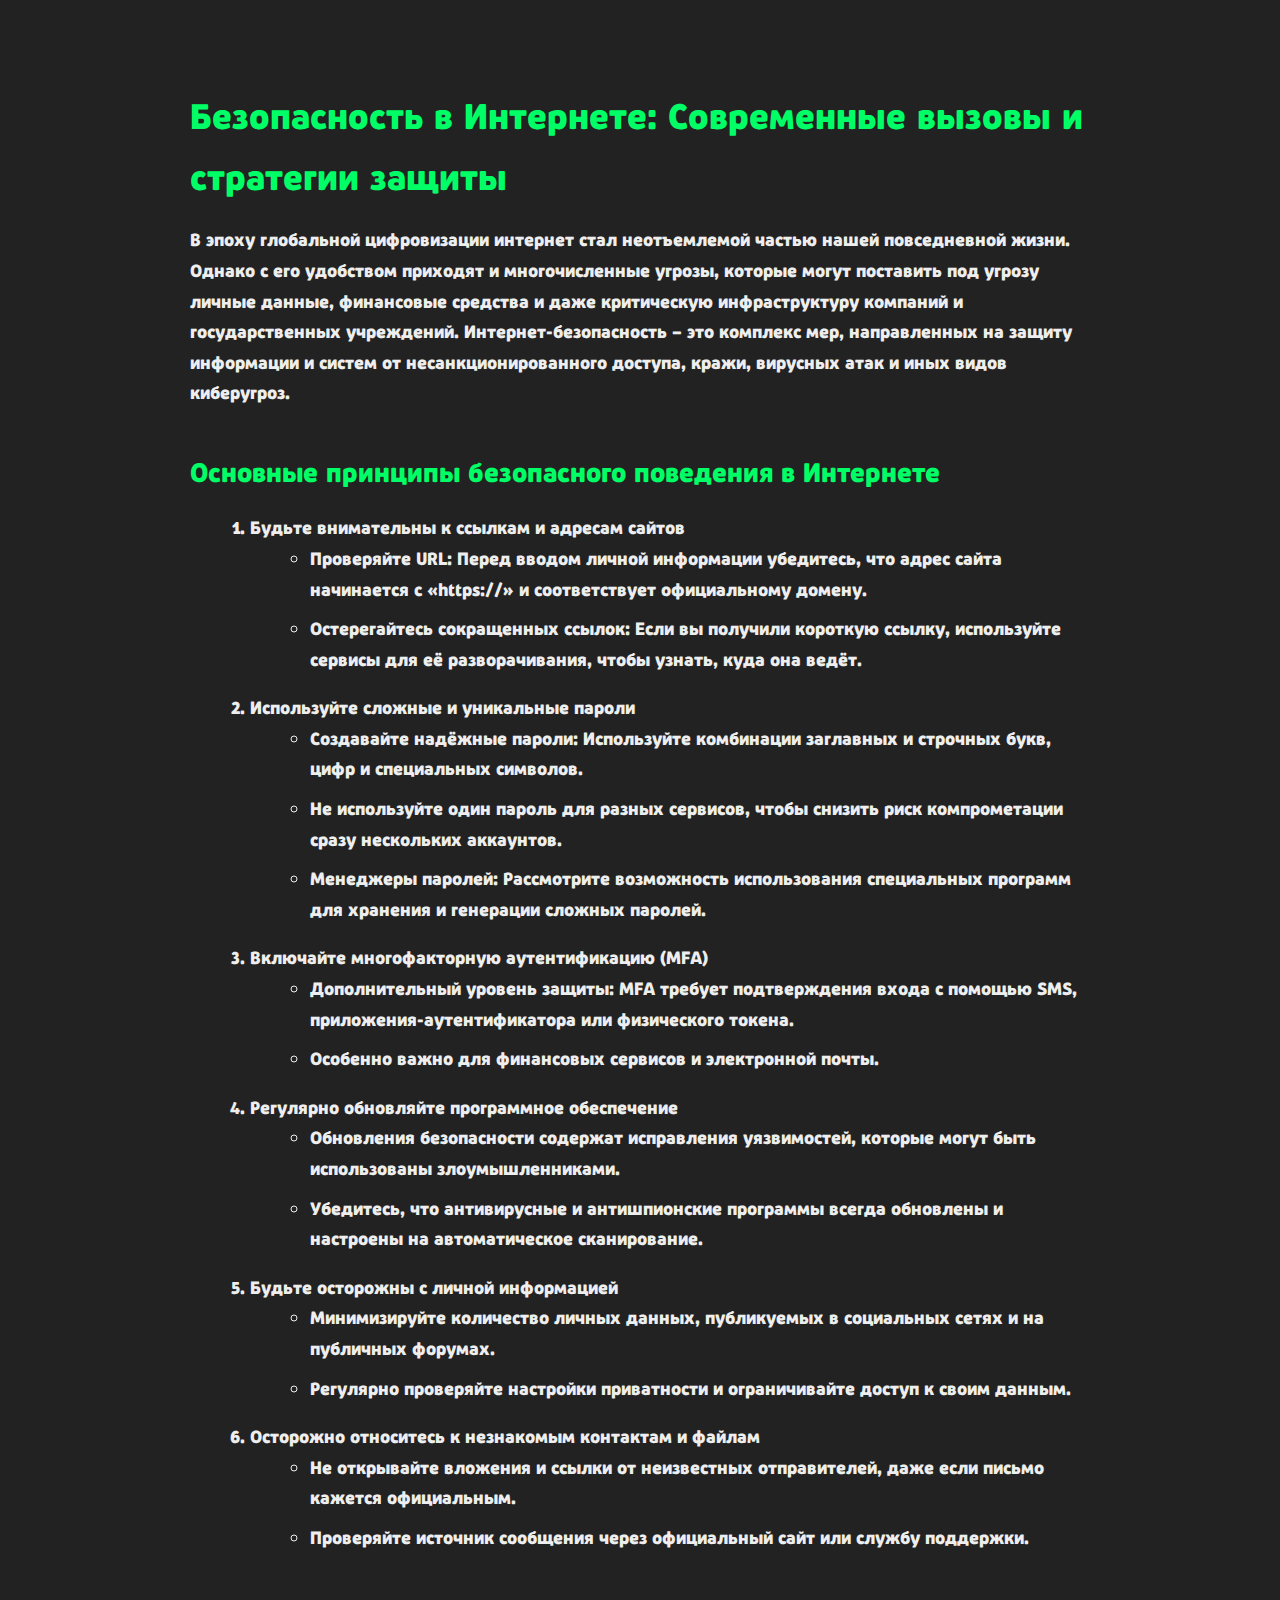
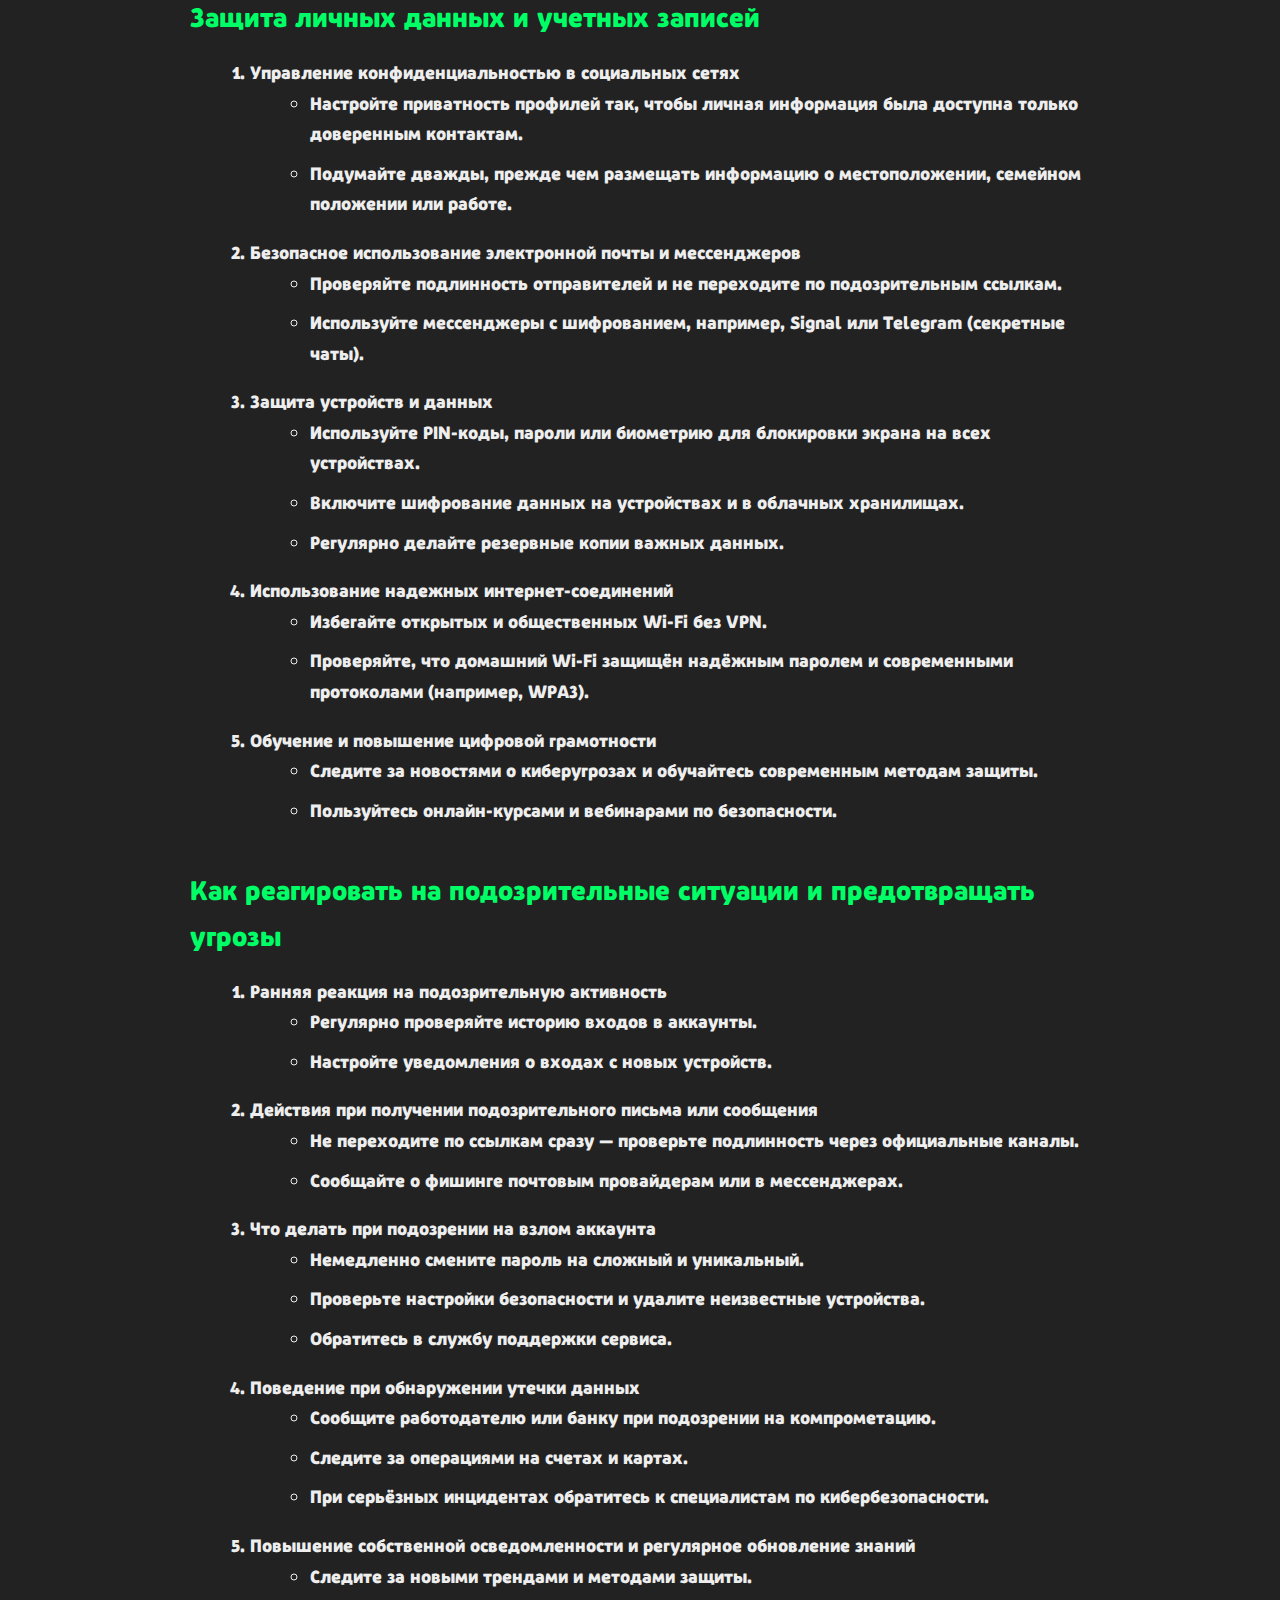
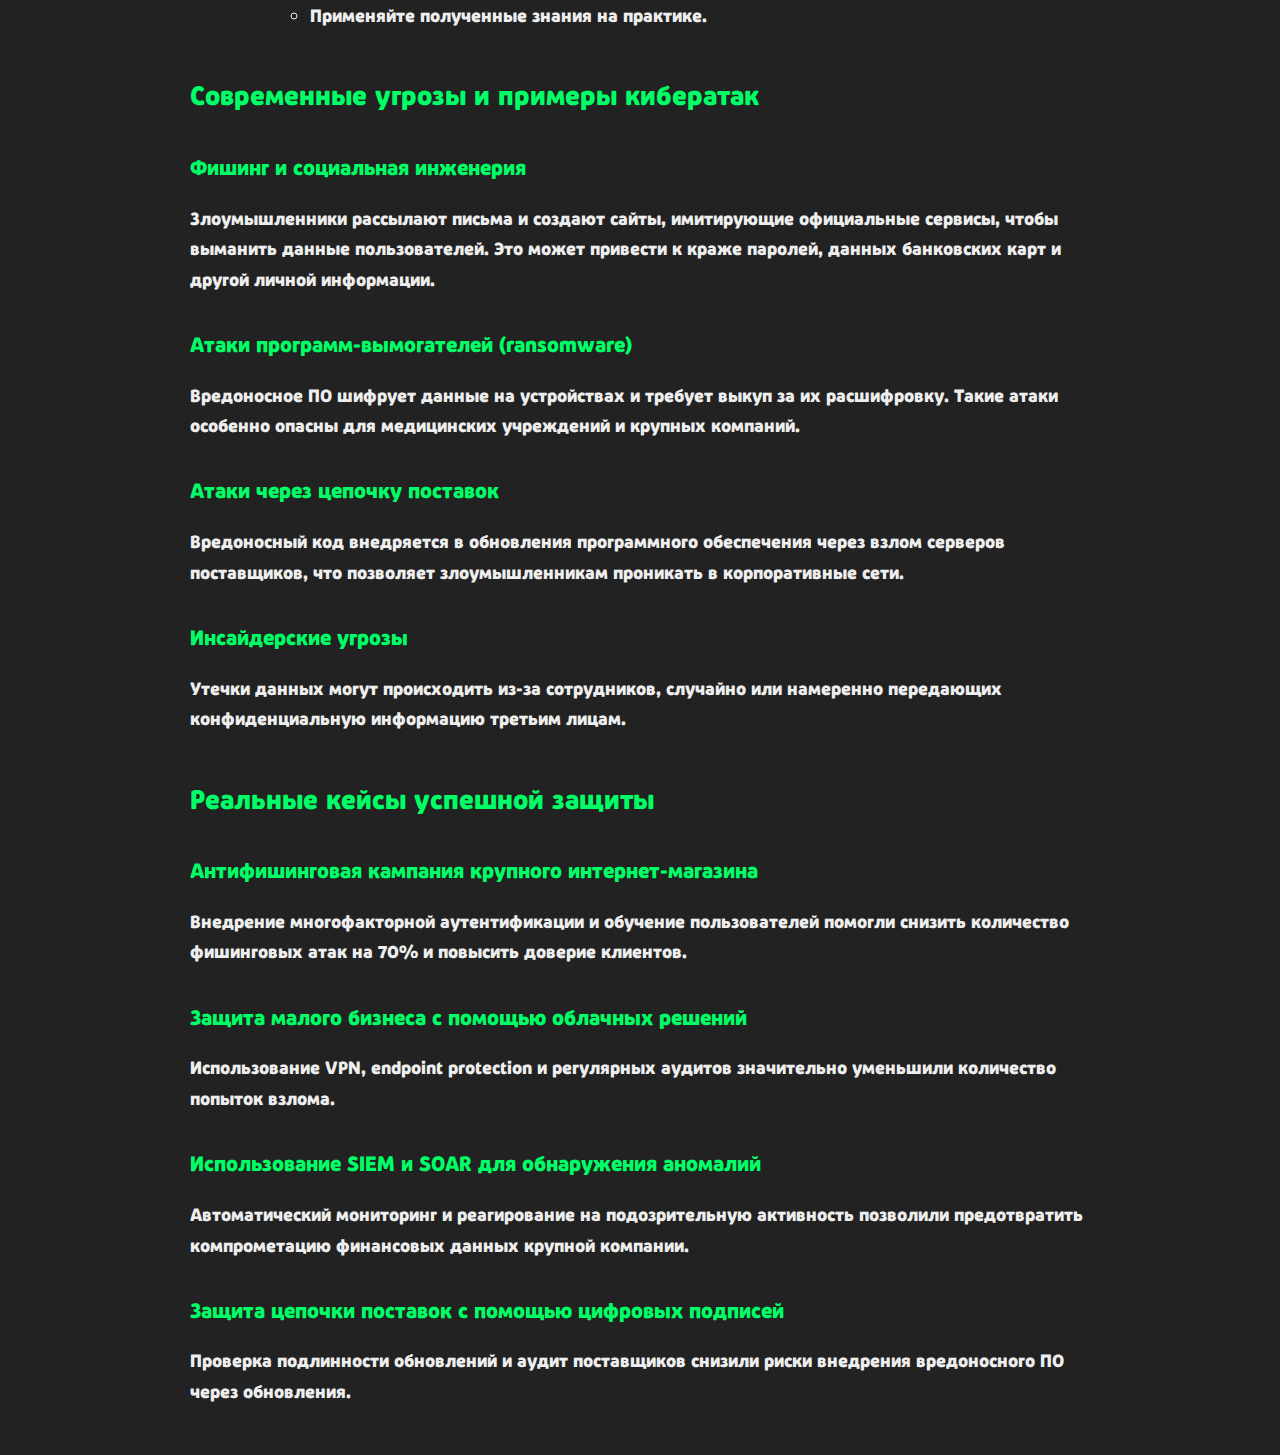
<file: article3.html>
<!DOCTYPE html>
<html lang="ru">
<head>
  <meta charset="UTF-8" />
  <meta name="viewport" content="width=device-width, initial-scale=1" />
  <title>Безопасность в Интернете — современные вызовы и стратегии защиты</title>
  <style>
    @font-face {
  font-family: 'Pusia';
  src: url('PusiaBold.otf') format('opentype');
  font-weight: bold;
}
    body {
      background-color: #222;
      color: #eee;
      font-family: Pusia, sans-serif;
      padding: 30px 40px;
      line-height: 1.7;
      font-size: 18px;
      text-align: left;
      max-width: 900px;
      margin: 0 auto;
    }
    h1, h2, h3 {
      color: #00ff66;
      margin-top: 1.5em;
      margin-bottom: 0.5em;
    }
    p {
      margin-bottom: 1em;
    }
    ul, ol {
      margin-left: 20px;
      margin-bottom: 1em;
    }
    li {
      margin-bottom: 0.5em;
    }
    a {
      color: #00ff66;
      text-decoration: none;
    }
    a:hover {
      text-decoration: underline;
    }
  </style>
</head>
<body>
  <h1>Безопасность в Интернете: Современные вызовы и стратегии защиты</h1>
  <p>В эпоху глобальной цифровизации интернет стал неотъемлемой частью нашей повседневной жизни. Однако с его удобством приходят и многочисленные угрозы, которые могут поставить под угрозу личные данные, финансовые средства и даже критическую инфраструктуру компаний и государственных учреждений. Интернет-безопасность – это комплекс мер, направленных на защиту информации и систем от несанкционированного доступа, кражи, вирусных атак и иных видов киберугроз.</p>

  <h2>Основные принципы безопасного поведения в Интернете</h2>
  <ol>
    <li><strong>Будьте внимательны к ссылкам и адресам сайтов</strong>
      <ul>
        <li>Проверяйте URL: Перед вводом личной информации убедитесь, что адрес сайта начинается с «https://» и соответствует официальному домену.</li>
        <li>Остерегайтесь сокращенных ссылок: Если вы получили короткую ссылку, используйте сервисы для её разворачивания, чтобы узнать, куда она ведёт.</li>
      </ul>
    </li>
    <li><strong>Используйте сложные и уникальные пароли</strong>
      <ul>
        <li>Создавайте надёжные пароли: Используйте комбинации заглавных и строчных букв, цифр и специальных символов.</li>
        <li>Не используйте один пароль для разных сервисов, чтобы снизить риск компрометации сразу нескольких аккаунтов.</li>
        <li>Менеджеры паролей: Рассмотрите возможность использования специальных программ для хранения и генерации сложных паролей.</li>
      </ul>
    </li>
    <li><strong>Включайте многофакторную аутентификацию (MFA)</strong>
      <ul>
        <li>Дополнительный уровень защиты: MFA требует подтверждения входа с помощью SMS, приложения-аутентификатора или физического токена.</li>
        <li>Особенно важно для финансовых сервисов и электронной почты.</li>
      </ul>
    </li>
    <li><strong>Регулярно обновляйте программное обеспечение</strong>
      <ul>
        <li>Обновления безопасности содержат исправления уязвимостей, которые могут быть использованы злоумышленниками.</li>
        <li>Убедитесь, что антивирусные и антишпионские программы всегда обновлены и настроены на автоматическое сканирование.</li>
      </ul>
    </li>
    <li><strong>Будьте осторожны с личной информацией</strong>
      <ul>
        <li>Минимизируйте количество личных данных, публикуемых в социальных сетях и на публичных форумах.</li>
        <li>Регулярно проверяйте настройки приватности и ограничивайте доступ к своим данным.</li>
      </ul>
    </li>
    <li><strong>Осторожно относитесь к незнакомым контактам и файлам</strong>
      <ul>
        <li>Не открывайте вложения и ссылки от неизвестных отправителей, даже если письмо кажется официальным.</li>
        <li>Проверяйте источник сообщения через официальный сайт или службу поддержки.</li>
      </ul>
    </li>
  </ol>

  <h2>Защита личных данных и учетных записей</h2>
  <ol>
    <li><strong>Управление конфиденциальностью в социальных сетях</strong>
      <ul>
        <li>Настройте приватность профилей так, чтобы личная информация была доступна только доверенным контактам.</li>
        <li>Подумайте дважды, прежде чем размещать информацию о местоположении, семейном положении или работе.</li>
      </ul>
    </li>
    <li><strong>Безопасное использование электронной почты и мессенджеров</strong>
      <ul>
        <li>Проверяйте подлинность отправителей и не переходите по подозрительным ссылкам.</li>
        <li>Используйте мессенджеры с шифрованием, например, Signal или Telegram (секретные чаты).</li>
      </ul>
    </li>
    <li><strong>Защита устройств и данных</strong>
      <ul>
        <li>Используйте PIN-коды, пароли или биометрию для блокировки экрана на всех устройствах.</li>
        <li>Включите шифрование данных на устройствах и в облачных хранилищах.</li>
        <li>Регулярно делайте резервные копии важных данных.</li>
      </ul>
    </li>
    <li><strong>Использование надежных интернет-соединений</strong>
      <ul>
        <li>Избегайте открытых и общественных Wi-Fi без VPN.</li>
        <li>Проверяйте, что домашний Wi-Fi защищён надёжным паролем и современными протоколами (например, WPA3).</li>
      </ul>
    </li>
    <li><strong>Обучение и повышение цифровой грамотности</strong>
      <ul>
        <li>Следите за новостями о киберугрозах и обучайтесь современным методам защиты.</li>
        <li>Пользуйтесь онлайн-курсами и вебинарами по безопасности.</li>
      </ul>
    </li>
  </ol>

  <h2>Как реагировать на подозрительные ситуации и предотвращать угрозы</h2>
  <ol>
    <li><strong>Ранняя реакция на подозрительную активность</strong>
      <ul>
        <li>Регулярно проверяйте историю входов в аккаунты.</li>
        <li>Настройте уведомления о входах с новых устройств.</li>
      </ul>
    </li>
    <li><strong>Действия при получении подозрительного письма или сообщения</strong>
      <ul>
        <li>Не переходите по ссылкам сразу — проверьте подлинность через официальные каналы.</li>
        <li>Сообщайте о фишинге почтовым провайдерам или в мессенджерах.</li>
      </ul>
    </li>
    <li><strong>Что делать при подозрении на взлом аккаунта</strong>
      <ul>
        <li>Немедленно смените пароль на сложный и уникальный.</li>
        <li>Проверьте настройки безопасности и удалите неизвестные устройства.</li>
        <li>Обратитесь в службу поддержки сервиса.</li>
      </ul>
    </li>
    <li><strong>Поведение при обнаружении утечки данных</strong>
      <ul>
        <li>Сообщите работодателю или банку при подозрении на компрометацию.</li>
        <li>Следите за операциями на счетах и картах.</li>
        <li>При серьёзных инцидентах обратитесь к специалистам по кибербезопасности.</li>
      </ul>
    </li>
    <li><strong>Повышение собственной осведомленности и регулярное обновление знаний</strong>
      <ul>
        <li>Следите за новыми трендами и методами защиты.</li>
        <li>Применяйте полученные знания на практике.</li>
      </ul>
    </li>
  </ol>

  <h2>Современные угрозы и примеры кибератак</h2>

  <h3>Фишинг и социальная инженерия</h3>
  <p>Злоумышленники рассылают письма и создают сайты, имитирующие официальные сервисы, чтобы выманить данные пользователей. Это может привести к краже паролей, данных банковских карт и другой личной информации.</p>

  <h3>Атаки программ-вымогателей (ransomware)</h3>
  <p>Вредоносное ПО шифрует данные на устройствах и требует выкуп за их расшифровку. Такие атаки особенно опасны для медицинских учреждений и крупных компаний.</p>

  <h3>Атаки через цепочку поставок</h3>
  <p>Вредоносный код внедряется в обновления программного обеспечения через взлом серверов поставщиков, что позволяет злоумышленникам проникать в корпоративные сети.</p>

  <h3>Инсайдерские угрозы</h3>
  <p>Утечки данных могут происходить из-за сотрудников, случайно или намеренно передающих конфиденциальную информацию третьим лицам.</p>

  <h2>Реальные кейсы успешной защиты</h2>

  <h3>Антифишинговая кампания крупного интернет-магазина</h3>
  <p>Внедрение многофакторной аутентификации и обучение пользователей помогли снизить количество фишинговых атак на 70% и повысить доверие клиентов.</p>

  <h3>Защита малого бизнеса с помощью облачных решений</h3>
  <p>Использование VPN, endpoint protection и регулярных аудитов значительно уменьшили количество попыток взлома.</p>

  <h3>Использование SIEM и SOAR для обнаружения аномалий</h3>
  <p>Автоматический мониторинг и реагирование на подозрительную активность позволили предотвратить компрометацию финансовых данных крупной компании.</p>

  <h3>Защита цепочки поставок с помощью цифровых подписей</h3>
  <p>Проверка подлинности обновлений и аудит поставщиков снизили риски внедрения вредоносного ПО через обновления.</p>

  </body>
</html>
</file>
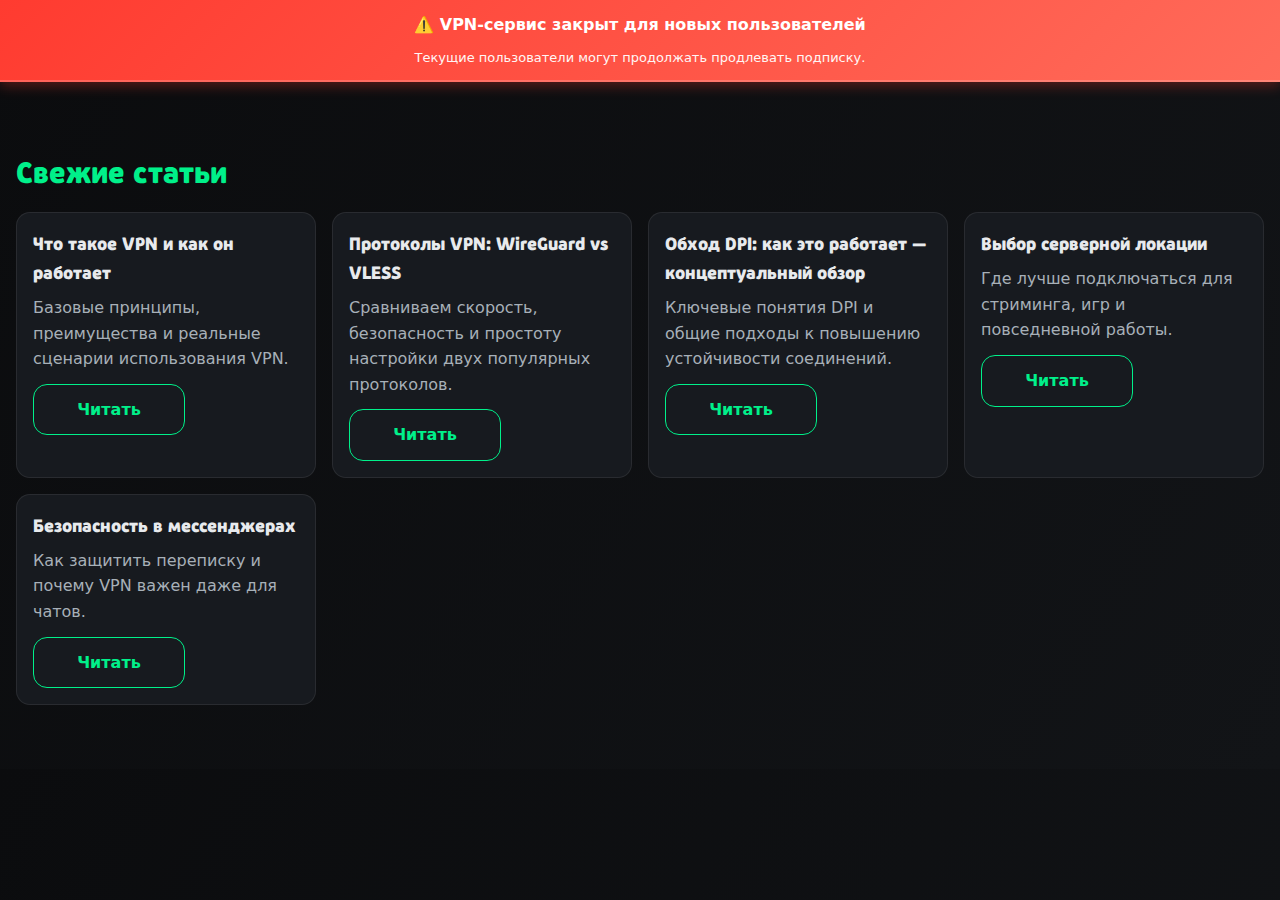
<file: articles.html>
<!DOCTYPE html>
<html lang="ru">
<head>
  <meta charset="utf-8" />
  <meta name="viewport" content="width=device-width, initial-scale=1.0" />
  <title>Статьи — neVPN</title>
  <link rel="stylesheet" href="style.css" />
  <style>
  body { padding: 16px; }
  .articles-list { display: grid; grid-template-columns: repeat(auto-fit, minmax(260px, 1fr)); gap: 16px; }
  .article-card { background: var(--bg-elev-2); border: 1px solid var(--border); border-radius: var(--radius-md); padding: 16px; }
  .article-card h3 { margin: 0 0 8px 0; font-size: 18px; }
  .article-card p { color: var(--text-muted); margin-bottom: 12px; }
  .article { display: none; max-width: 900px; margin: 0 auto; }
  .article h1 { font-size: clamp(22px, 3vw, 30px); color: var(--accent); margin-bottom: 12px; }
  .article h2 { margin-top: 20px; }
  .article hr { border: 0; border-top: 1px solid var(--border); margin: 18px 0; }
  .article table { width: 100%; border-collapse: collapse; margin: 12px 0; }
  .article table th, .article table td { border: 1px solid var(--border); padding: 8px 10px; text-align: left; }
  .article .note { color: var(--text-muted); }
  .back-btn { position: fixed; right: 16px; bottom: 16px; z-index: 10; display: none; }
  .topics { display: block; }
  </style>
</head>
<body>
  <div class="vpn-closed-banner" style="position: relative; top: 0; margin: -16px -16px 16px -16px; padding: 12px 16px;">
    <strong style="font-size: 16px;">⚠️ VPN-сервис закрыт для новых пользователей</strong>
    <p style="font-size: 13px; margin: 4px 0 0 0;">Текущие пользователи могут продолжать продлевать подписку.</p>
  </div>
  <section class="topics">
    <h2>Свежие статьи</h2>
    <div class="articles-list">
      <article class="article-card">
        <h3>Что такое VPN и как он работает</h3>
        <p>Базовые принципы, преимущества и реальные сценарии использования VPN.</p>
        <a class="btn ghost" href="#vpn">Читать</a>
      </article>
      <article class="article-card">
        <h3>Протоколы VPN: WireGuard vs VLESS</h3>
        <p>Сравниваем скорость, безопасность и простоту настройки двух популярных протоколов.</p>
        <a class="btn ghost" href="#wg-vless">Читать</a>
      </article>
      <article class="article-card">
        <h3>Обход DPI: как это работает — концептуальный обзор</h3>
        <p>Ключевые понятия DPI и общие подходы к повышению устойчивости соединений.</p>
        <a class="btn ghost" href="#dpi">Читать</a>
      </article>
      <article class="article-card">
        <h3>Выбор серверной локации</h3>
        <p>Где лучше подключаться для стриминга, игр и повседневной работы.</p>
        <a class="btn ghost" href="#locations">Читать</a>
      </article>
      <article class="article-card">
        <h3>Безопасность в мессенджерах</h3>
        <p>Как защитить переписку и почему VPN важен даже для чатов.</p>
        <a class="btn ghost" href="#messengers">Читать</a>
      </article>
    </div>
  </section>

  <section id="vpn" class="article">
    <h1>Что такое VPN и как он работает</h1>
    <p class="note">Базовые принципы, преимущества и реальные сценарии использования</p>
    <hr />
    <h2>Введение</h2>
    <p>Интернет сегодня — это не просто пространство общения и информации. Это огромная сеть, где ваши данные могут стать добычей для провайдеров, хакеров и даже государств. Каждый клик, каждое подключение оставляет след. Поэтому вопрос <strong>безопасности и анонимности</strong> становится решающим. Решение — <strong>VPN</strong>, технология, создающая надёжный цифровой щит между вами и внешним миром.</p>
    <h2>Что такое VPN</h2>
    <p><strong>VPN (Virtual Private Network)</strong> — виртуальная частная сеть, создающая защищённое соединение между вашим устройством и интернетом. Все данные проходят через <strong>зашифрованный туннель</strong>, что делает их невидимыми для посторонних. Также VPN маскирует ваш <strong>реальный IP-адрес</strong>, подменяя его адресом сервера в другой стране.</p>
    <h2>Как работает VPN — простыми словами</h2>
    <ol>
      <li>Вы подключаетесь к VPN-серверу.</li>
      <li>Ваш трафик шифруется (например, с использованием современных протоколов и TLS/XTLS/Reality при VLESS).</li>
      <li>Данные передаются через защищённый туннель.</li>
      <li>VPN-сервер перенаправляет запросы в интернет и возвращает ответы вам.</li>
    </ol>
    <p>Даже при попытке перехвата наблюдатель увидит лишь зашифрованный поток данных.</p>
    <h2>Главный протокол: VLESS</h2>
    <h3>Что такое VLESS</h3>
    <p><strong>VLESS (VMess Less)</strong> — современный, лёгкий и безопасный протокол для платформы Xray-core. Он пришёл на смену VMess и устранил его уязвимости, обеспечивая надёжность, скорость и скрытность.</p>
    <h3>Основные особенности VLESS</h3>
    <ul>
      <li><strong>Безопасность уровня enterprise.</strong> Минималистичный протокол без встроенной авторизации, устойчив к подделке трафика.</li>
      <li><strong>Поддержка TLS и Reality.</strong> Устойчивость к DPI, маскировка под обычный HTTPS.</li>
      <li><strong>Высокая скорость.</strong> Низкие накладные расходы, стабильность даже в слабых сетях.</li>
      <li><strong>Гибкость.</strong> Транспорты TCP, gRPC, WebSocket, XTLS под разные сценарии.</li>
    </ul>
    <p><strong>Итог:</strong> на сегодня VLESS считается одним из самых безопасных и технологичных протоколов для VPN: обеспечивает анонимность, обходит блокировки и почти не теряет скорость.</p>
    <h2>Преимущества использования VPN с VLESS</h2>
    <ul>
      <li><strong>Интеллектуальная защита.</strong> Трафик неотличим от HTTPS.</li>
      <li><strong>Скорость без потерь.</strong> Минимальные накладные расходы.</li>
      <li><strong>Обход цензуры.</strong> Стабильная работа даже при продвинутой фильтрации.</li>
      <li><strong>Анонимность.</strong> Без логов, скрытие IP.</li>
      <li><strong>Совместимость.</strong> Windows, Android, macOS, Linux, iOS (через Xray/Clash/3X-UI).</li>
    </ul>
    <h2>Реальные сценарии</h2>
    <ul>
      <li>Защита в публичном Wi‑Fi.</li>
      <li>Доступ к заблокированным сайтам.</li>
      <li>Онлайн‑игры и стабильность соединения.</li>
      <li>Удалённая работа и доступ к системам.</li>
      <li>Защита переписки от слежки и корреляции по метаданным.</li>
    </ul>
    <h2>Недостатки</h2>
    <ul>
      <li>Требуется настройка или панель управления (например, 3X‑UI).</li>
      <li>Не все старые устройства поддерживают Reality и XTLS.</li>
      <li>Бесплатные сервисы могут применять уязвимые конфигурации.</li>
    </ul>
    <h2>Заключение</h2>
    <p>VPN — ваш цифровой щит, а <strong>VLESS — его стальной каркас</strong>. С ним вы получаете скорость, анонимность и устойчивость к блокировкам.</p>
  </section>

  <section id="wg-vless" class="article">
    <h1>Протоколы VPN: WireGuard vs VLESS</h1>
    <p class="note">Сравнение скорости, безопасности и простоты настройки</p>
    <hr />
    <h2>1) Принцип работы</h2>
    <h3>WireGuard</h3>
    <p>Лёгкий и быстрый протокол VPN с современной криптографией. В ряде сетей РФ соединение часто блокируется или нестабильно из‑за распознаваемости трафика DPI.</p>
    <h3>VLESS</h3>
    <p>Разработан для Xray‑core, маскирует VPN‑трафик под обычный HTTPS, поддерживает Reality/XTLS/gRPC. Стабилен и незаметен даже при агрессивной цензуре.</p>
    <h2>2) Скорость и производительность</h2>
    <table>
      <thead><tr><th>Параметр</th><th>WireGuard</th><th>VLESS</th></tr></thead>
      <tbody>
        <tr><td>Скорость</td><td>Высокая, но в РФ часто блокируется</td><td>Чуть ниже, но стабильна</td></tr>
        <tr><td>Пинг</td><td>Минимальный вне РФ</td><td>Немного выше, без обрывов</td></tr>
        <tr><td>Восстановление</td><td>Отличное, если работает</td><td>Зависит от транспорта, стабильно</td></tr>
      </tbody>
    </table>
    <h2>3) Безопасность и анонимность</h2>
    <table>
      <thead><tr><th>Параметр</th><th>WireGuard</th><th>VLESS</th></tr></thead>
      <tbody>
        <tr><td>Шифрование</td><td>Noise (ChaCha20‑Poly1305)</td><td>TLS/XTLS/Reality</td></tr>
        <tr><td>Хранение IP</td><td>Требует фиксированного IP</td><td>Не требует, следов не оставляет</td></tr>
        <tr><td>Защита от DPI</td><td>Ограничена</td><td>Маскировка под HTTPS</td></tr>
      </tbody>
    </table>
    <h2>4) Простота настройки</h2>
    <table>
      <thead><tr><th>Параметр</th><th>WireGuard</th><th>VLESS</th></tr></thead>
      <tbody>
        <tr><td>Установка</td><td>Очень простая</td><td>Сложнее (Reality/XTLS)</td></tr>
        <tr><td>Панели</td><td>GUI есть</td><td>3X‑UI, X‑UI и др.</td></tr>
        <tr><td>Гибкость</td><td>Минимальная</td><td>Максимальная</td></tr>
      </tbody>
    </table>
    <h2>Вывод</h2>
    <p>WireGuard — быстрый и удобный, но в РФ часто непригоден. <strong>VLESS</strong> — гибкий и устойчивый к блокировкам: надёжный выбор для сложных сетей.</p>
  </section>

  <section id="dpi" class="article">
    <h1>Обход DPI: как это работает — концептуальный обзор</h1>
    <p class="note">Объясняем на уровне идей, без пошаговых инструкций</p>
    <hr />
    <h2>Что такое DPI — кратко</h2>
    <p>DPI анализирует трафик не только по заголовкам, но и по содержимому/паттернам (размеры пакетов, интервалы, TLS‑параметры). Цели: классификация, выявление прокси/VPN, блокировки, сбор метаданных.</p>
    <h3>Признаки, на которые смотрят</h3>
    <ul>
      <li>SNI и параметры TLS (цепочки, версии, расширения).</li>
      <li>Структура/последовательность пакетов (тайминги, размеры).</li>
      <li>Статистические признаки потока и поведенческие маркеры.</li>
      <li>Сигнатуры известных протоколов.</li>
    </ul>
    <h2>Категории подходов к повышению устойчивости</h2>
    <ul>
      <li><strong>Маскировка под HTTPS</strong>: корректный TLS‑стек, стандартные поведения.</li>
      <li><strong>Транспортная маскировка</strong>: HTTP/WebSocket/gRPC и мультиплексирование.</li>
      <li><strong>Статистическая обфускация</strong>: padding, дробление, задержки.</li>
      <li><strong>Доверенная инфраструктура</strong>: проксирование через CDN/облака.</li>
      <li><strong>Современный TLS</strong>: снижение уникальности фингерпринтов, ECH.</li>
      <li><strong>Мульти‑уровневое проксирование</strong>: цепочки реле.</li>
    </ul>
    <h2>Ограничения</h2>
    <ul>
      <li>Многофакторный анализ: одного трюка мало.</li>
      <li>Накладные расходы на задержки/CPU/сложность.</li>
      <li>Игра в кошки‑мышки: сигнатуры обновляются.</li>
    </ul>
    <h2>Ответственный подход</h2>
    <ul>
      <li>Корректный TLS, актуальные сертификаты.</li>
      <li>Минимизация метаданных и продуманная лог‑политика.</li>
      <li>Мониторинг доступности и план на случай блокировок.</li>
      <li>Безопасность инфраструктуры и юридическая осведомлённость.</li>
      <li>Информирование пользователей о рисках и правах.</li>
    </ul>
  </section>

  <section id="locations" class="article">
    <h1>Выбор серверной локации</h1>
    <p class="note">Где лучше подключаться для стриминга, игр и повседневной работы</p>
    <hr />
    <p>Наши сервера расположены в двух странах: <strong>Амстердам (Нидерланды)</strong> и <strong>Рига (Латвия)</strong>. Обе локации безопасны и стабильны, но у каждой свои сильные стороны.</p>
    <ul>
      <li><strong>Рига (Латвия)</strong> — рекомендуемая и обычно самая быстрая локация. Ближе к России, ниже задержка, выше скорость. Идеально для игр, стриминга и повседневной работы.</li>
      <li><strong>Амстердам (Нидерланды)</strong> — хороший выбор для максимальной приватности и нейтральной европейской зоны: просмотр контента, загрузки, зарубежные сервисы.</li>
    </ul>
    <p><strong>Итог:</strong> для большинства пользователей лучше выбрать сервер в Риге. Амстердам — запасной вариант для задач, где важны гео‑особенности или повышенная конфиденциальность.</p>
  </section>

  <section id="messengers" class="article">
    <h1>Безопасность в мессенджерах</h1>
    <p class="note">Как защитить переписку и почему VPN важен даже для чатов</p>
    <hr />
    <p>Даже если мессенджер заявляет «сквозное шифрование», уязвимыми остаются метаданные, IP‑адрес, геолокация и доверие к серверам приложения. В ряде стран трафик мессенджеров отслеживается или частично блокируется.</p>
    <p>VPN с протоколом <strong>VLESS</strong> скрывает сам факт использования мессенджера: внешние наблюдатели видят лишь зашифрованный HTTPS‑подобный поток.</p>
    <h2>Что даёт VPN при работе с мессенджерами</h2>
    <ul>
      <li>Сокрытие IP‑адреса.</li>
      <li>Обход блокировок популярных сервисов.</li>
      <li>Защита в публичных Wi‑Fi.</li>
      <li>Снижение риска перехвата и трекинга действий.</li>
    </ul>
    <p><strong>Итог:</strong> даже при наличии шифрования в приложении VPN остаётся последним барьером, гарантирующим приватность связи.</p>
  </section>

  <a href="#topics" class="btn primary back-btn" id="backBtn">Назад к темам</a>

  <script>
  (function(){
    try {
      var parentRoot = window.parent && window.parent.document && window.parent.document.documentElement;
      var mode = parentRoot ? parentRoot.getAttribute('data-theme') : null;
      var root = document.documentElement;
      if (mode === 'light') root.setAttribute('data-theme','light'); else root.removeAttribute('data-theme');
    } catch(_) {}
  })();

  (function(){
    var topics = document.querySelector('.topics');
    var articles = Array.prototype.slice.call(document.querySelectorAll('.article'));
    var backBtn = document.getElementById('backBtn');

    function showList(){
      topics.style.display = 'block';
      articles.forEach(function(a){ a.style.display = 'none'; });
      backBtn.style.display = 'none';
    }

    function showArticle(id){
      var target = document.getElementById(id);
      if(!target){ showList(); return; }
      topics.style.display = 'none';
      articles.forEach(function(a){ a.style.display = (a.id === id ? 'block' : 'none'); });
      backBtn.style.display = 'inline-flex';
    }

    function routeFromHash(){
      var h = (location.hash || '').replace('#','');
      if(!h || h === 'topics'){ showList(); }
      else { showArticle(h); }
    }

    document.addEventListener('click', function(e){
      var link = e.target.closest('a[href^="#"]');
      if(!link) return;
      var id = link.getAttribute('href').replace('#','');
      if(!id) return;
      e.preventDefault();
      history.pushState(null, '', '#' + id);
      routeFromHash();
    });

    window.addEventListener('hashchange', routeFromHash);
    backBtn.addEventListener('click', function(e){ e.preventDefault(); history.pushState(null,'','#topics'); routeFromHash(); });
    document.addEventListener('DOMContentLoaded', routeFromHash);
    routeFromHash();
  })();
  </script>
</body>
</html>
</file>
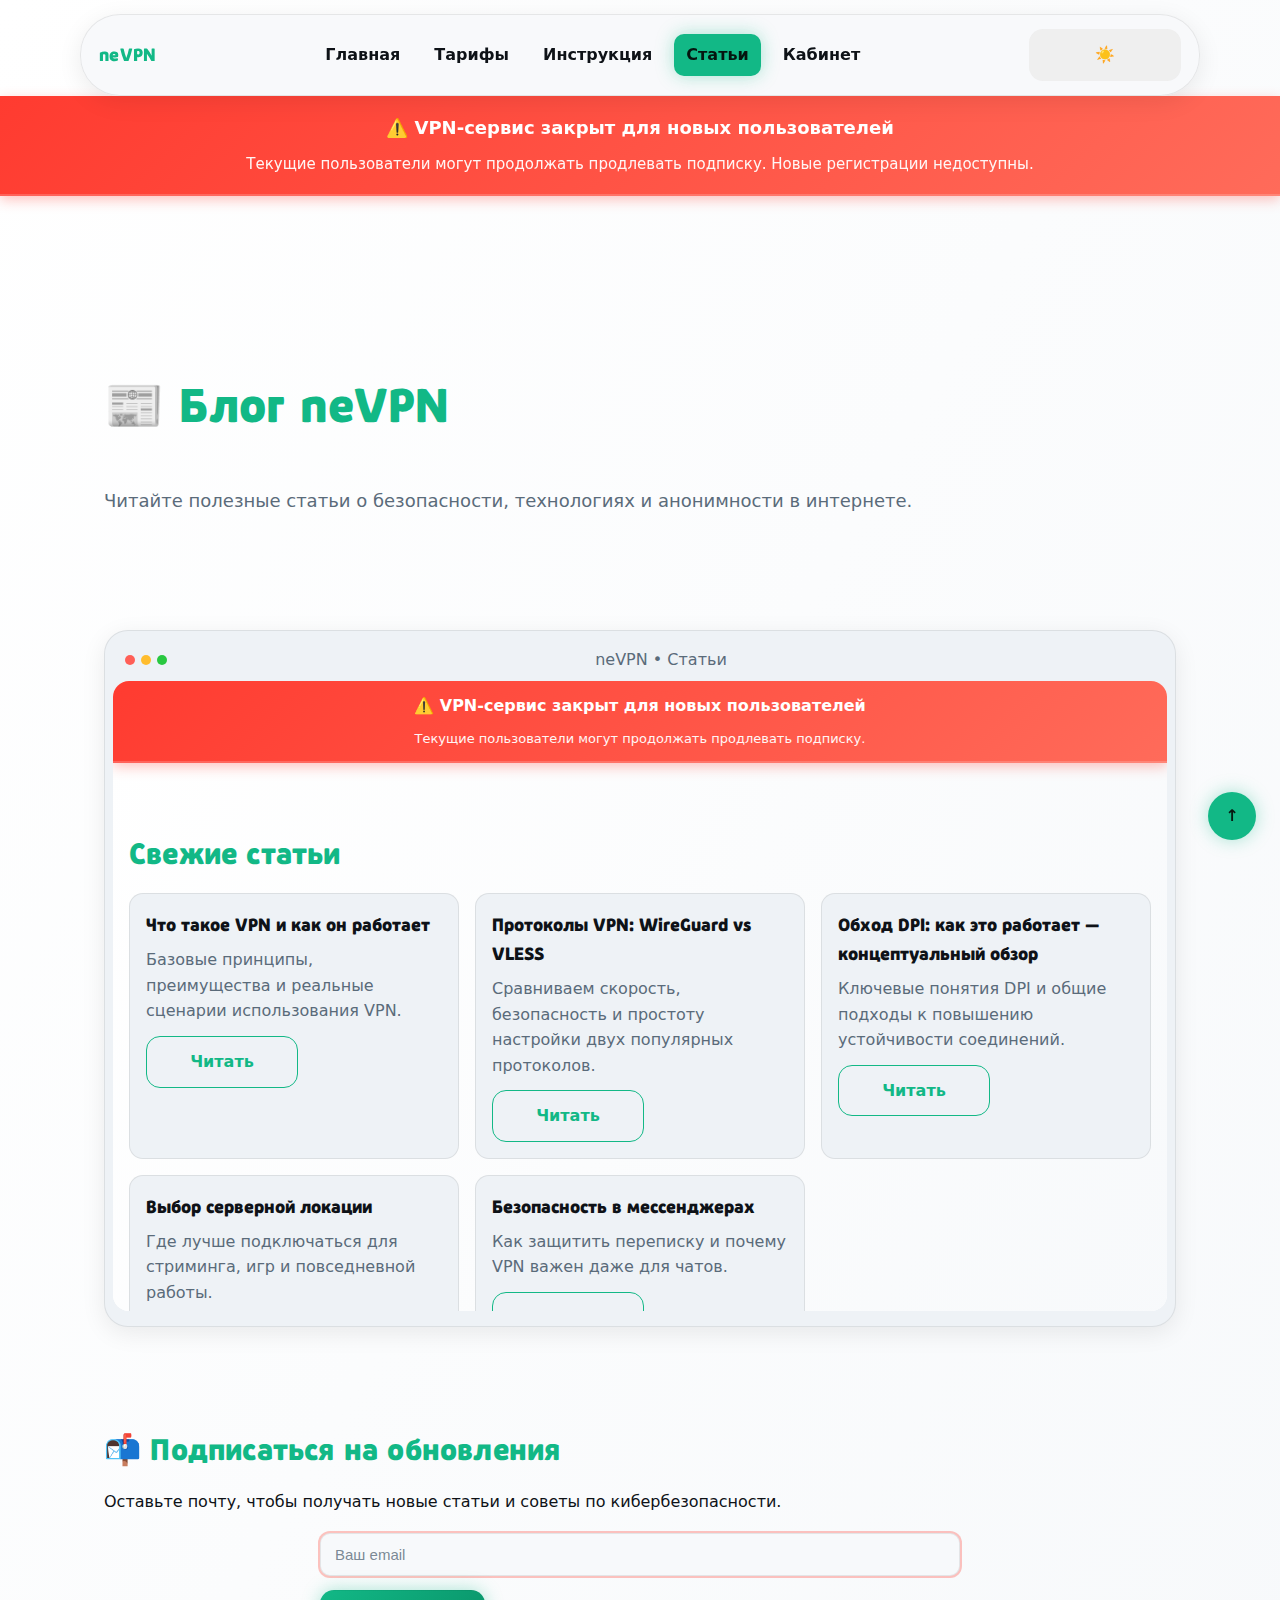
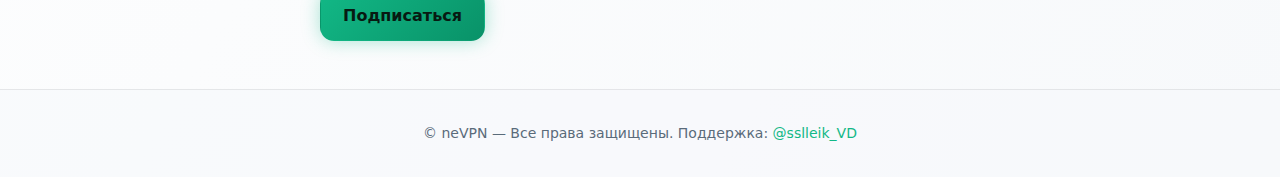
<file: blog.html>
<!DOCTYPE html>
<html lang="ru">
<head>
  <meta charset="utf-8" />
  <meta name="viewport" content="width=device-width, initial-scale=1.0" />
  <title>Статьи — neVPN</title>

  <link rel="preload" href="PusiaBold.otf" as="font" type="font/otf" crossorigin>
  <link rel="stylesheet" href="style.css" />
  <link rel="preconnect" href="https://api.telegram.org" crossorigin>
  <link rel="dns-prefetch" href="https://api.telegram.org">
  
</head>

<body>
  <a id="top"></a>

  <header class="site-header" role="banner">
    <div class="header-inner container">
      <a class="logo" href="index.html">
        
        <span class="brand">neVPN</span>
      </a>

      <nav class="nav" aria-label="Главное меню">
        <a class="nav-link" href="index.html">Главная</a>
        <a class="nav-link" href="fuc.html">Тарифы</a>
        <a class="nav-link" href="tech.html">Инструкция</a>
        <a class="nav-link active" href="blog.html">Статьи</a>
      </nav>

      <div class="controls">
        <button id="menuToggle" class="btn ghost menu-toggle" aria-label="Меню" aria-controls="primary-nav" aria-expanded="false">☰</button>
        <button id="themeToggle" class="btn" title="Переключить тему">🌙</button>
      </div>
    </div>
  </header>

  <div class="vpn-closed-banner">
    <strong>⚠️ VPN-сервис закрыт для новых пользователей</strong>
    <p>Текущие пользователи могут продолжать продлевать подписку. Новые регистрации недоступны.</p>
  </div>

  <main class="container">
    <section class="hero" style="padding-top:150px;">
      <h1>📰 Блог neVPN</h1>
      <p class="lead">Читайте полезные статьи о безопасности, технологиях и анонимности в интернете.</p>
    </section>

    <section class="articles-frame">
      <div class="frame">
        <div class="frame-header">
          <div class="dots">
            <span class="dot red"></span>
            <span class="dot yellow"></span>
            <span class="dot green"></span>
          </div>
          <span>neVPN • Статьи</span>
          <span></span>
        </div>
        <iframe src="articles.html" title="Статьи neVPN" loading="lazy"></iframe>
      </div>
    </section>

    <section class="contact">
      <h2>📬 Подписаться на обновления</h2>
      <p>Оставьте почту, чтобы получать новые статьи и советы по кибербезопасности.</p>

      <form id="subscribeForm" class="contact-form">
        <input type="email" name="email" placeholder="Ваш email" required />
        <div class="form-actions">
          <button class="btn primary" type="submit">Подписаться</button>
        </div>
      </form>
    </section>
  </main>

  <a class="scroll-up" href="#top">↑</a>

  <footer class="site-footer">
    <p>&copy; neVPN — Все права защищены. Поддержка: 
      <a href="https://t.me/sslleik_vd" target="_blank">@sslleik_VD</a>
    </p>
  </footer>

  <script src="script.js" defer></script>
</body>
</html>
</file>
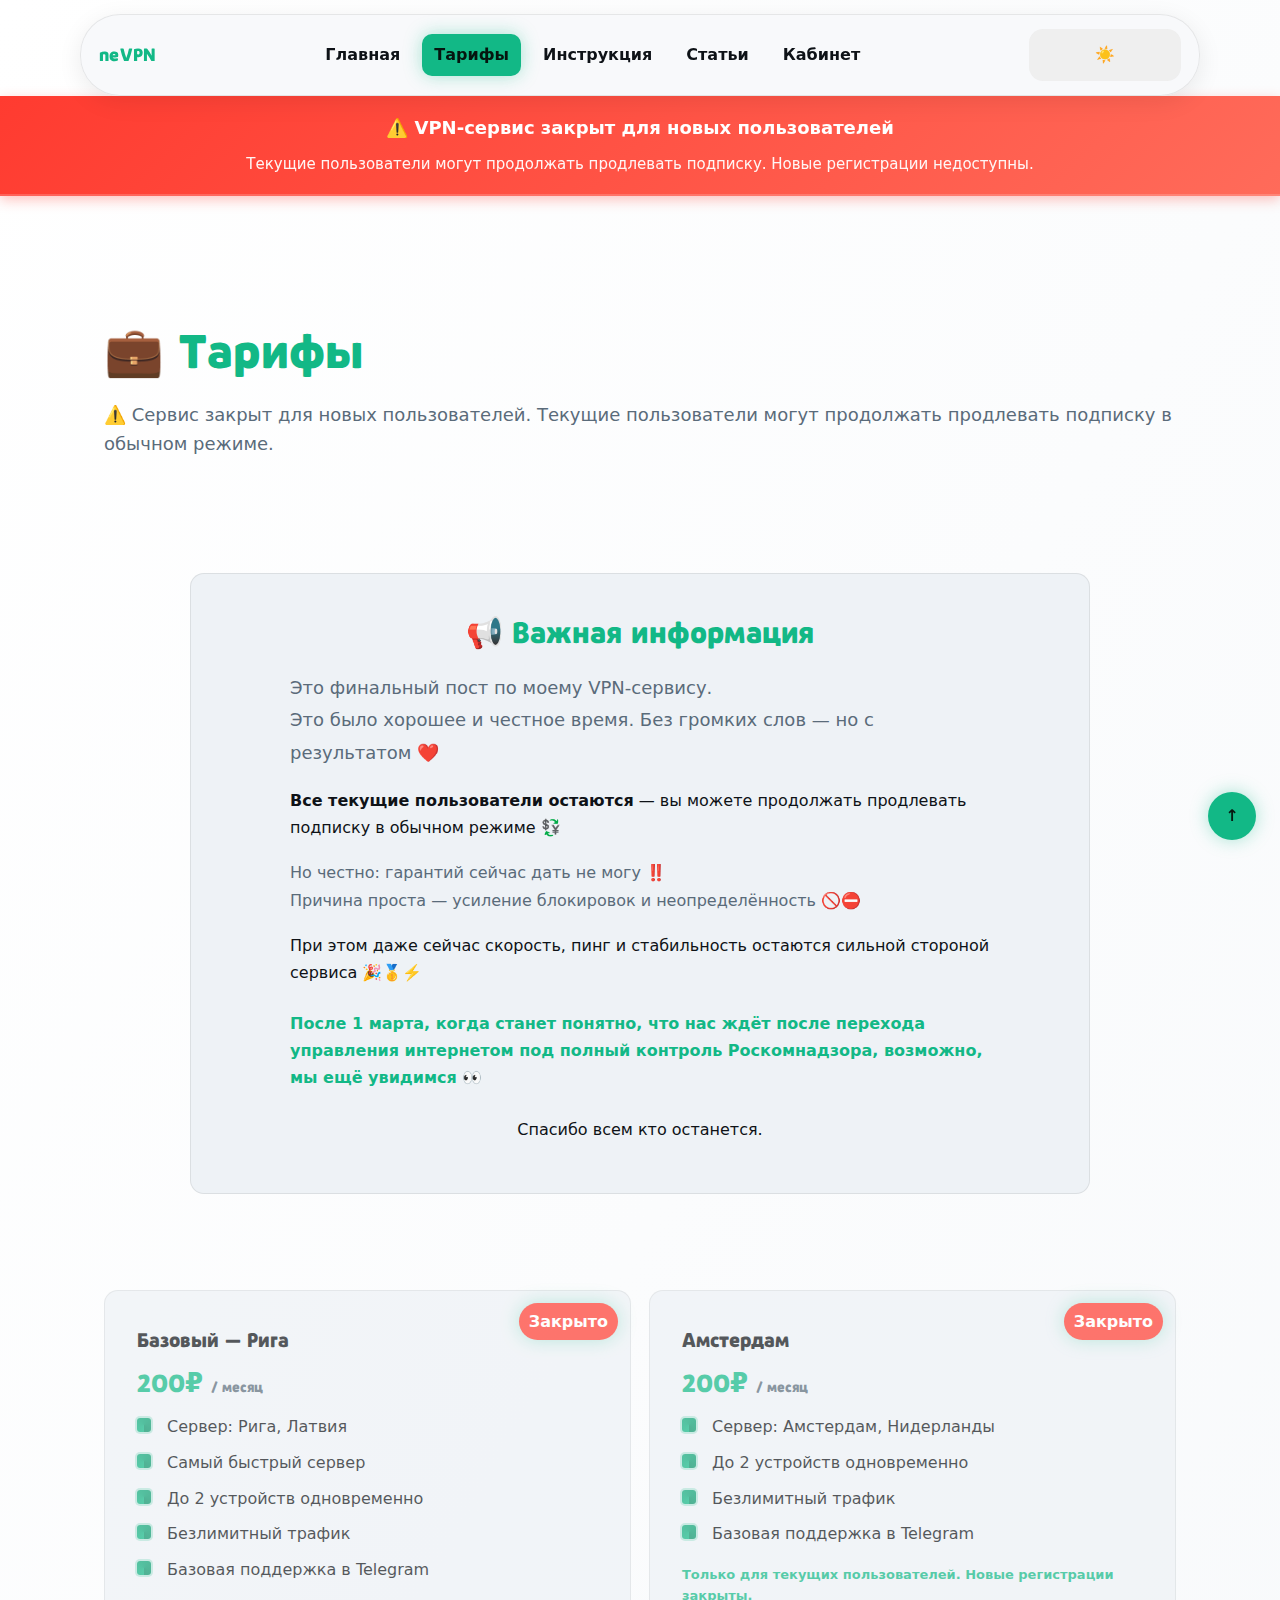
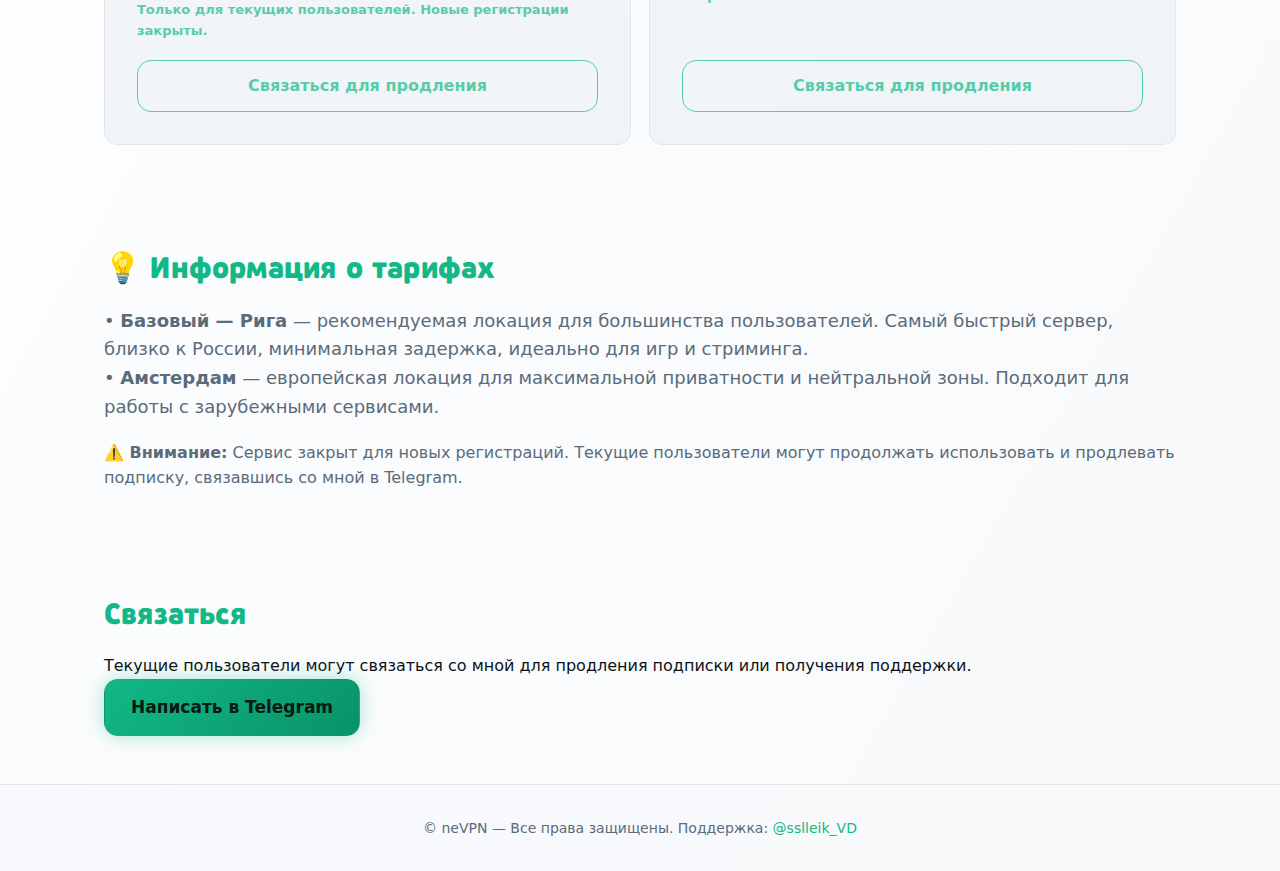
<file: fuc.html>
<!DOCTYPE html>
<html lang="ру">
<head>
  <meta charset="utf-8" />
  <meta name="viewport" content="width=device-width, initial-scale=1.0" />
  <title>Тарифы — neVPN</title>

  <link rel="preload" href="PusiaBold.otf" as="font" type="font/otf" crossorigin>
  <link rel="stylesheet" href="style.css" />
  <link rel="preconnect" href="https://api.telegram.org" crossorigin>
  <link rel="dns-prefetch" href="https://api.telegram.org">
  
</head>

<body>
  <a id="top"></a>

  <header class="site-header" role="banner">
    <div class="header-inner container">
      <a class="logo" href="index.html">
        
        <span class="brand">neVPN</span>
      </a>

      <nav class="nav" aria-label="Главное меню">
        <a class="nav-link" href="index.html">Главная</a>
        <a class="nav-link active" href="fuc.html">Тарифы</a>
        <a class="nav-link" href="tech.html">Инструкция</a>
        <a class="nav-link" href="blog.html">Статьи</a>
        <a class="nav-link" href="account.html">Кабинет</a>
      </nav>

      <div class="controls">
        <button id="menuToggle" class="btn ghost menu-toggle" aria-label="Меню" aria-controls="primary-nav" aria-expanded="false">☰</button>
        <button id="themeToggle" class="btn" title="Переключить тему">🌙</button>
      </div>
    </div>
  </header>

  <div class="vpn-closed-banner">
    <strong>⚠️ VPN-сервис закрыт для новых пользователей</strong>
    <p>Текущие пользователи могут продолжать продлевать подписку. Новые регистрации недоступны.</p>
  </div>

  <main class="container">
    <section class="hero" style="padding-top:96px;">
      <div class="hero-content">
        <h1>💼 Тарифы</h1>
        <p class="lead">⚠️ Сервис закрыт для новых пользователей. Текущие пользователи могут продолжать продлевать подписку в обычном режиме.</p>
      </div>
    </section>

    <section class="benefits container" style="background: var(--bg-elev-2); border-radius: var(--radius-md); padding: var(--space-6); border: 1px solid var(--border); margin: var(--space-7) auto; text-align: center; max-width: 900px;">
      <h2 style="color: var(--accent); margin-bottom: var(--space-4);">📢 Важная информация</h2>
      <div style="text-align: left; max-width: 700px; margin: 0 auto;">
        <p class="lead" style="font-size: 18px; line-height: 1.8; margin-bottom: var(--space-4);">
          Это финальный пост по моему VPN-сервису.<br>
          Это было хорошее и честное время. Без громких слов — но с результатом ❤️
        </p>
        <p style="font-size: 16px; line-height: 1.7; margin: var(--space-4) 0;">
          <strong>Все текущие пользователи остаются</strong> — вы можете продолжать продлевать подписку в обычном режиме 💱
        </p>
        <p style="font-size: 16px; line-height: 1.7; margin: var(--space-4) 0; color: var(--text-muted);">
          Но честно: гарантий сейчас дать не могу ‼️<br>
          Причина проста — усиление блокировок и неопределённость 🚫⛔️
        </p>
        <p style="font-size: 16px; line-height: 1.7; margin: var(--space-4) 0;">
          При этом даже сейчас скорость, пинг и стабильность остаются сильной стороной сервиса 🎉🥇⚡️
        </p>
        <p style="font-size: 16px; line-height: 1.7; margin: var(--space-5) 0; color: var(--accent); font-weight: 600;">
          После 1 марта, когда станет понятно, что нас ждёт после перехода управления интернетом под полный контроль Роскомнадзора, возможно, мы ещё увидимся 👀
        </p>
        <p style="font-size: 16px; line-height: 1.7; margin: var(--space-4) 0; text-align: center;">
          Спасибо всем кто останется.
        </p>
      </div>
    </section>

    <section class="plans">
      <div class="plan-cards">
        <article class="plan" style="opacity: 0.7;">
          <div class="badge" style="background: #ff3b30; color: #fff;">Закрыто</div>
          <div class="plan-header">
            <h3>Базовый — Рига</h3>
            <div class="price">200₽ <span class="period">/ месяц</span></div>
          </div>
          <ul>
            <li>Сервер: Рига, Латвия</li>
            <li>Самый быстрый сервер</li>
            <li>До 2 устройств одновременно</li>
            <li>Безлимитный трафик</li>
            <li>Базовая поддержка в Telegram</li>
          </ul>
          <p class="note" style="color: var(--accent); font-weight: 600;">Только для текущих пользователей. Новые регистрации закрыты.</p>
          <a class="btn ghost" href="https://t.me/sslleik" target="_blank" style="pointer-events: auto;">Связаться для продления</a>
        </article>

        <article class="plan" style="opacity: 0.7;">
          <div class="badge" style="background: #ff3b30; color: #fff;">Закрыто</div>
          <div class="plan-header">
            <h3>Амстердам</h3>
            <div class="price">200₽ <span class="period">/ месяц</span></div>
          </div>
          <ul>
            <li>Сервер: Амстердам, Нидерланды</li>
            <li>До 2 устройств одновременно</li>
            <li>Безлимитный трафик</li>
            <li>Базовая поддержка в Telegram</li>
          </ul>
          <p class="note" style="color: var(--accent); font-weight: 600;">Только для текущих пользователей. Новые регистрации закрыты.</p>
          <a class="btn ghost" href="https://t.me/sslleik" target="_blank" style="pointer-events: auto;">Связаться для продления</a>
        </article>
      </div>
    </section>

    <section class="about">
      <h2>💡 Информация о тарифах</h2>
      <p class="lead">
        • <b>Базовый — Рига</b> — рекомендуемая локация для большинства пользователей. Самый быстрый сервер, близко к России, минимальная задержка, идеально для игр и стриминга.<br />
        • <b>Амстердам</b> — европейская локация для максимальной приватности и нейтральной зоны. Подходит для работы с зарубежными сервисами.
      </p>
      <p style="margin-top: var(--space-3); color: var(--text-muted);">
        <strong>⚠️ Внимание:</strong> Сервис закрыт для новых регистраций. Текущие пользователи могут продолжать использовать и продлевать подписку, связавшись со мной в Telegram.
      </p>
    </section>

    <section class="contact">
      <h2>Связаться</h2>
      <p>Текущие пользователи могут связаться со мной для продления подписки или получения поддержки.</p>
      <a class="btn primary large" href="https://t.me/sslleik" target="_blank">Написать в Telegram</a>
    </section>
  </main>

  <a class="scroll-up" href="#top">↑</a>

  <footer class="site-footer">
    <p>&copy; neVPN — Все права защищены. Поддержка: 
      <a href="https://t.me/sslleik_vd" target="_blank">@sslleik_VD</a>
    </p>
  </footer>

  <script src="script.js" defer></script>
</body>
</html>
</file>
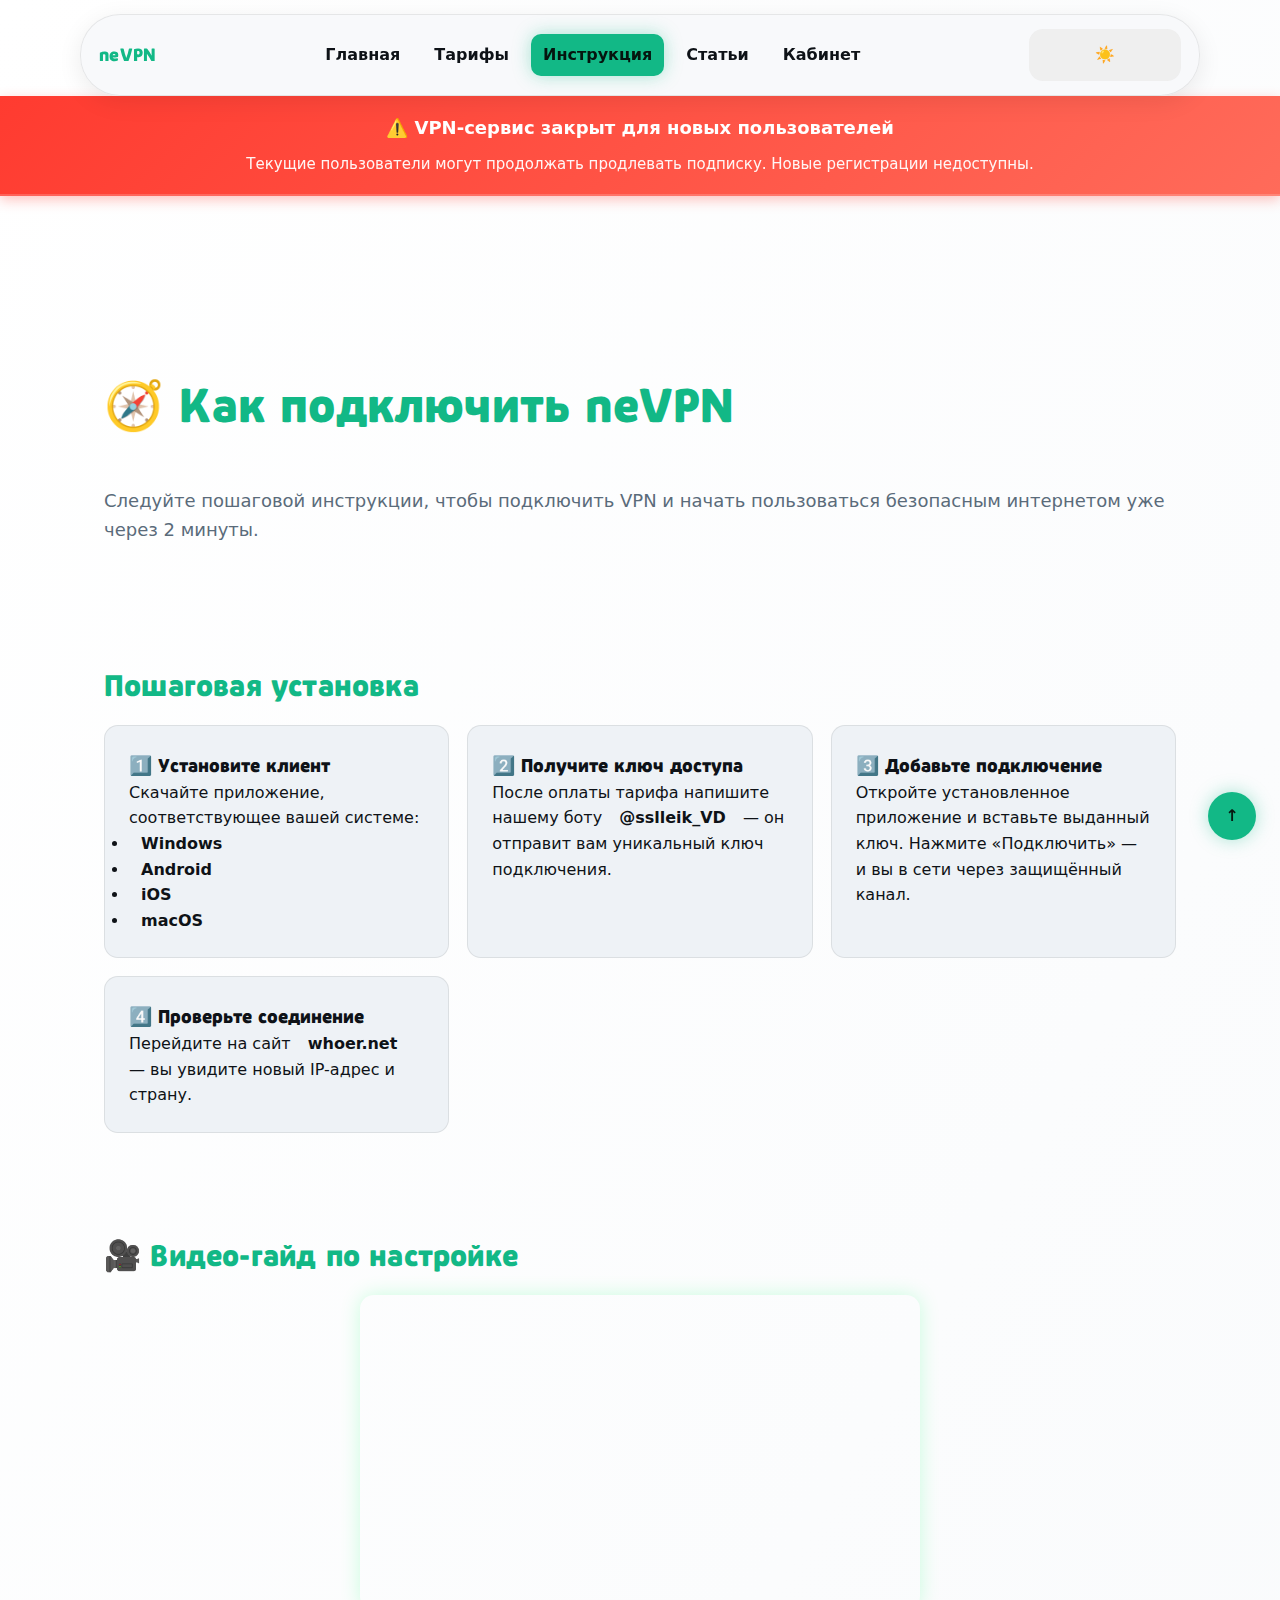
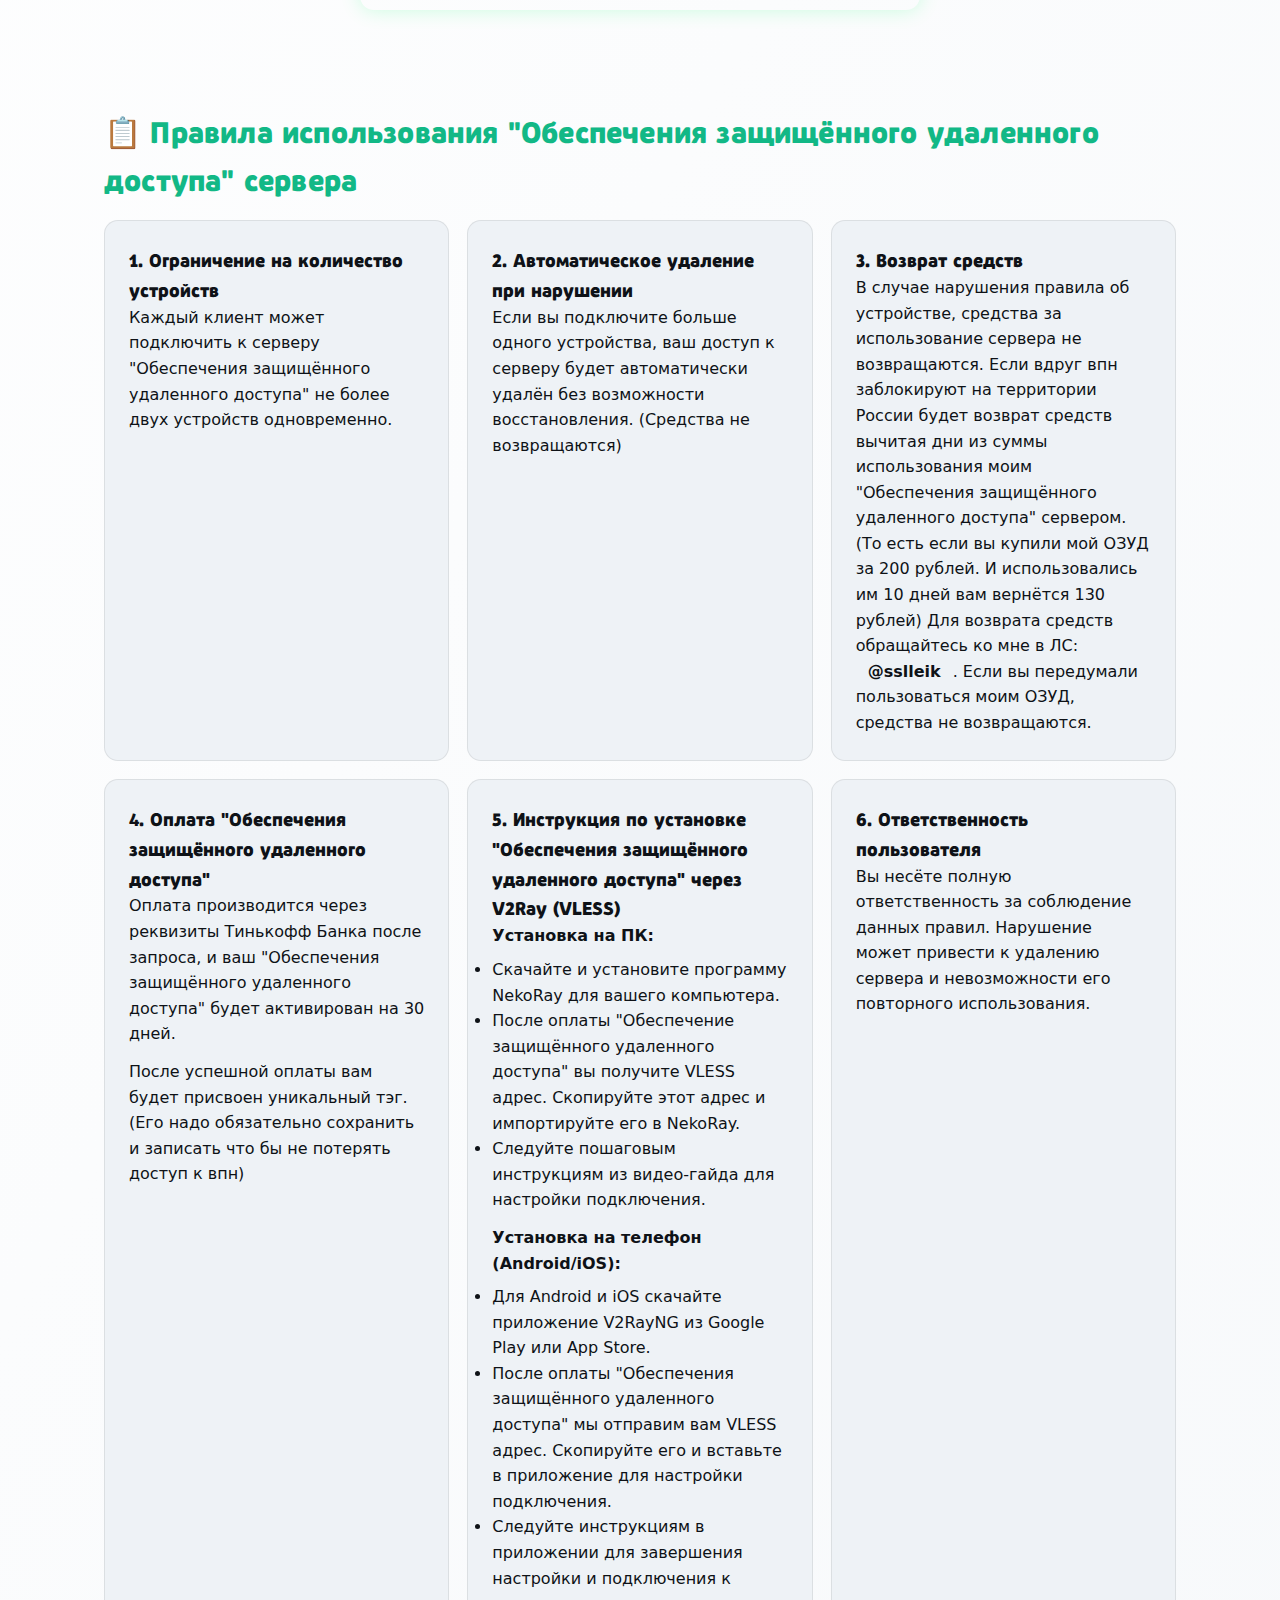
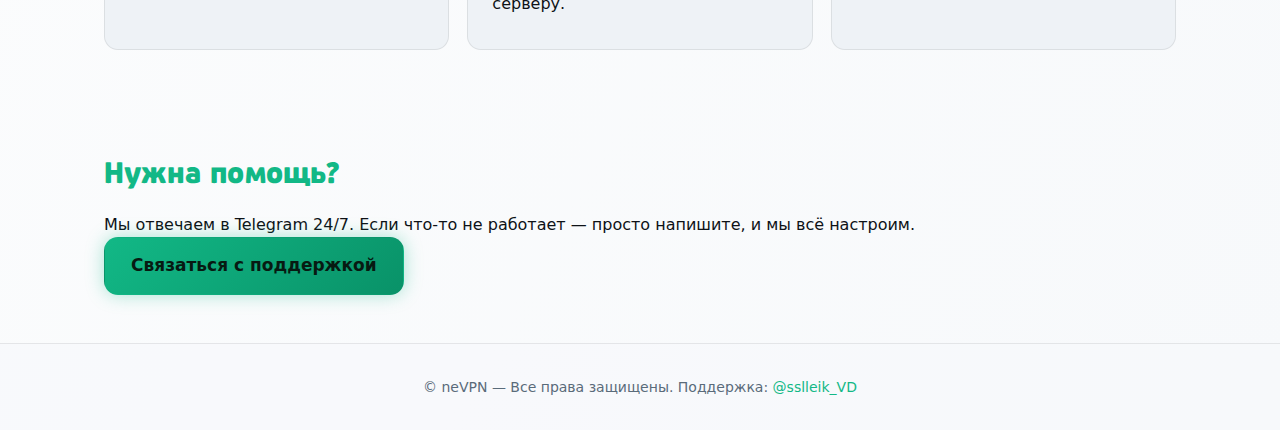
<file: tech.html>
<!DOCTYPE html>
<html lang="ru">
<head>
  <meta charset="utf-8" />
  <meta name="viewport" content="width=device-width, initial-scale=1.0" />
  <title>Инструкция — neVPN</title>

  <link rel="preload" href="PusiaBold.otf" as="font" type="font/otf" crossorigin>
  <link rel="stylesheet" href="style.css" />
  <link rel="preconnect" href="https://www.youtube.com" crossorigin>
  <link rel="dns-prefetch" href="https://www.youtube.com">
  
</head>

<body>
  <a id="top"></a>

  <header class="site-header" role="banner">
    <div class="header-inner container">
      <a class="logo" href="index.html">
        
        <span class="brand">neVPN</span>
      </a>

      <nav class="nav" aria-label="Главное меню">
        <a class="nav-link" href="index.html">Главная</a>
        <a class="nav-link" href="fuc.html">Тарифы</a>
        <a class="nav-link active" href="tech.html">Инструкция</a>
        <a class="nav-link" href="blog.html">Статьи</a>
      </nav>

      <div class="controls">
        <button id="menuToggle" class="btn ghost menu-toggle" aria-label="Меню" aria-controls="primary-nav" aria-expanded="false">☰</button>
        <button id="themeToggle" class="btn" title="Переключить тему">🌙</button>
      </div>
    </div>
  </header>

  <div class="vpn-closed-banner">
    <strong>⚠️ VPN-сервис закрыт для новых пользователей</strong>
    <p>Текущие пользователи могут продолжать продлевать подписку. Новые регистрации недоступны.</p>
  </div>

  <main class="container">
    <section class="hero" style="padding-top:150px;">
      <h1>🧭 Как подключить neVPN</h1>
      <p class="lead">Следуйте пошаговой инструкции, чтобы подключить VPN и начать пользоваться безопасным интернетом уже через 2 минуты.</p>
    </section>

    <section class="about">
      <h2>Пошаговая установка</h2>

      <div class="features">
        <article class="feature-card">
          <h3>1️⃣ Установите клиент</h3>
          <p>Скачайте приложение, соответствующее вашей системе:</p>
          <ul>
            <li><a href="#" class="nav-link">Windows</a></li>
            <li><a href="#" class="nav-link">Android</a></li>
            <li><a href="#" class="nav-link">iOS</a></li>
            <li><a href="#" class="nav-link">macOS</a></li>
          </ul>
        </article>

        <article class="feature-card">
          <h3>2️⃣ Получите ключ доступа</h3>
          <p>После оплаты тарифа напишите нашему боту <a href="https://t.me/sslleik_vd" target="_blank" class="nav-link">@sslleik_VD</a> — он отправит вам уникальный ключ подключения.</p>
        </article>

        <article class="feature-card">
          <h3>3️⃣ Добавьте подключение</h3>
          <p>Откройте установленное приложение и вставьте выданный ключ.  
          Нажмите «Подключить» — и вы в сети через защищённый канал.</p>
        </article>

        <article class="feature-card">
          <h3>4️⃣ Проверьте соединение</h3>
          <p>Перейдите на сайт <a href="https://whoer.net" target="_blank" class="nav-link">whoer.net</a> — вы увидите новый IP-адрес и страну.</p>
        </article>
      </div>
    </section>

    <section class="benefits">
      <h2>🎥 Видео-гайд по настройке</h2>
      <div style="display:flex; justify-content:center;">
        <iframe width="560" height="315"
          src="https://www.youtube.com/embed/dQw4w9WgXcQ"
          title="Видео-гайд по настройке neVPN"
          allowfullscreen
          style="border-radius:14px; border:1px solid var(--glass-border); box-shadow:0 0 20px rgba(0,255,102,0.2);">
        </iframe>
      </div>
    </section>

    <section class="about">
      <h2>📋 Правила использования "Обеспечения защищённого удаленного доступа" сервера</h2>
      
      <div class="features">
        <article class="feature-card">
          <h3>1. Ограничение на количество устройств</h3>
          <p>Каждый клиент может подключить к серверу "Обеспечения защищённого удаленного доступа" не более двух устройств одновременно.</p>
        </article>

        <article class="feature-card">
          <h3>2. Автоматическое удаление при нарушении</h3>
          <p>Если вы подключите больше одного устройства, ваш доступ к серверу будет автоматически удалён без возможности восстановления. (Средства не возвращаются)</p>
        </article>

        <article class="feature-card">
          <h3>3. Возврат средств</h3>
          <p>В случае нарушения правила об устройстве, средства за использование сервера не возвращаются. Если вдруг впн заблокируют на территории России будет возврат средств вычитая дни из суммы использования моим "Обеспечения защищённого удаленного доступа" сервером. (То есть если вы купили мой ОЗУД за 200 рублей. И использовались им 10 дней вам вернётся 130 рублей) Для возврата средств обращайтесь ко мне в ЛС: <a href="https://t.me/sslleik" target="_blank" class="nav-link">@sslleik</a>. Если вы передумали пользоваться моим ОЗУД, средства не возвращаются.</p>
        </article>

        <article class="feature-card">
          <h3>4. Оплата "Обеспечения защищённого удаленного доступа"</h3>
          <p>Оплата производится через реквизиты Тинькофф Банка после запроса, и ваш "Обеспечения защищённого удаленного доступа" будет активирован на 30 дней.</p>
          <p style="margin-top: 12px;">После успешной оплаты вам будет присвоен уникальный тэг. (Его надо обязательно сохранить и записать что бы не потерять доступ к впн)</p>
        </article>

        <article class="feature-card">
          <h3>5. Инструкция по установке "Обеспечения защищённого удаленного доступа" через V2Ray (VLESS)</h3>
          <p><strong>Установка на ПК:</strong></p>
          <ul style="margin: 8px 0;">
            <li>Скачайте и установите программу NekoRay для вашего компьютера.</li>
            <li>После оплаты "Обеспечение защищённого удаленного доступа" вы получите VLESS адрес. Скопируйте этот адрес и импортируйте его в NekoRay.</li>
            <li>Следуйте пошаговым инструкциям из видео-гайда для настройки подключения.</li>
          </ul>
          <p style="margin-top: 12px;"><strong>Установка на телефон (Android/iOS):</strong></p>
          <ul style="margin: 8px 0;">
            <li>Для Android и iOS скачайте приложение V2RayNG из Google Play или App Store.</li>
            <li>После оплаты "Обеспечения защищённого удаленного доступа" мы отправим вам VLESS адрес. Скопируйте его и вставьте в приложение для настройки подключения.</li>
            <li>Следуйте инструкциям в приложении для завершения настройки и подключения к серверу.</li>
          </ul>
        </article>

        <article class="feature-card">
          <h3>6. Ответственность пользователя</h3>
          <p>Вы несёте полную ответственность за соблюдение данных правил. Нарушение может привести к удалению сервера и невозможности его повторного использования.</p>
        </article>
      </div>
    </section>

    <section class="contact">
      <h2>Нужна помощь?</h2>
      <p>Мы отвечаем в Telegram 24/7. Если что-то не работает — просто напишите, и мы всё настроим.</p>
      <a class="btn primary large" href="https://t.me/sslleik" target="_blank">Связаться с поддержкой</a>
    </section>
  </main>

  <a class="scroll-up" href="#top">↑</a>

  <footer class="site-footer">
    <p>&copy; neVPN — Все права защищены. Поддержка: 
      <a href="https://t.me/sslleik_vd" target="_blank">@sslleik_VD</a>
    </p>
  </footer>

  <script src="script.js" defer></script>
</body>
</html>
</file>
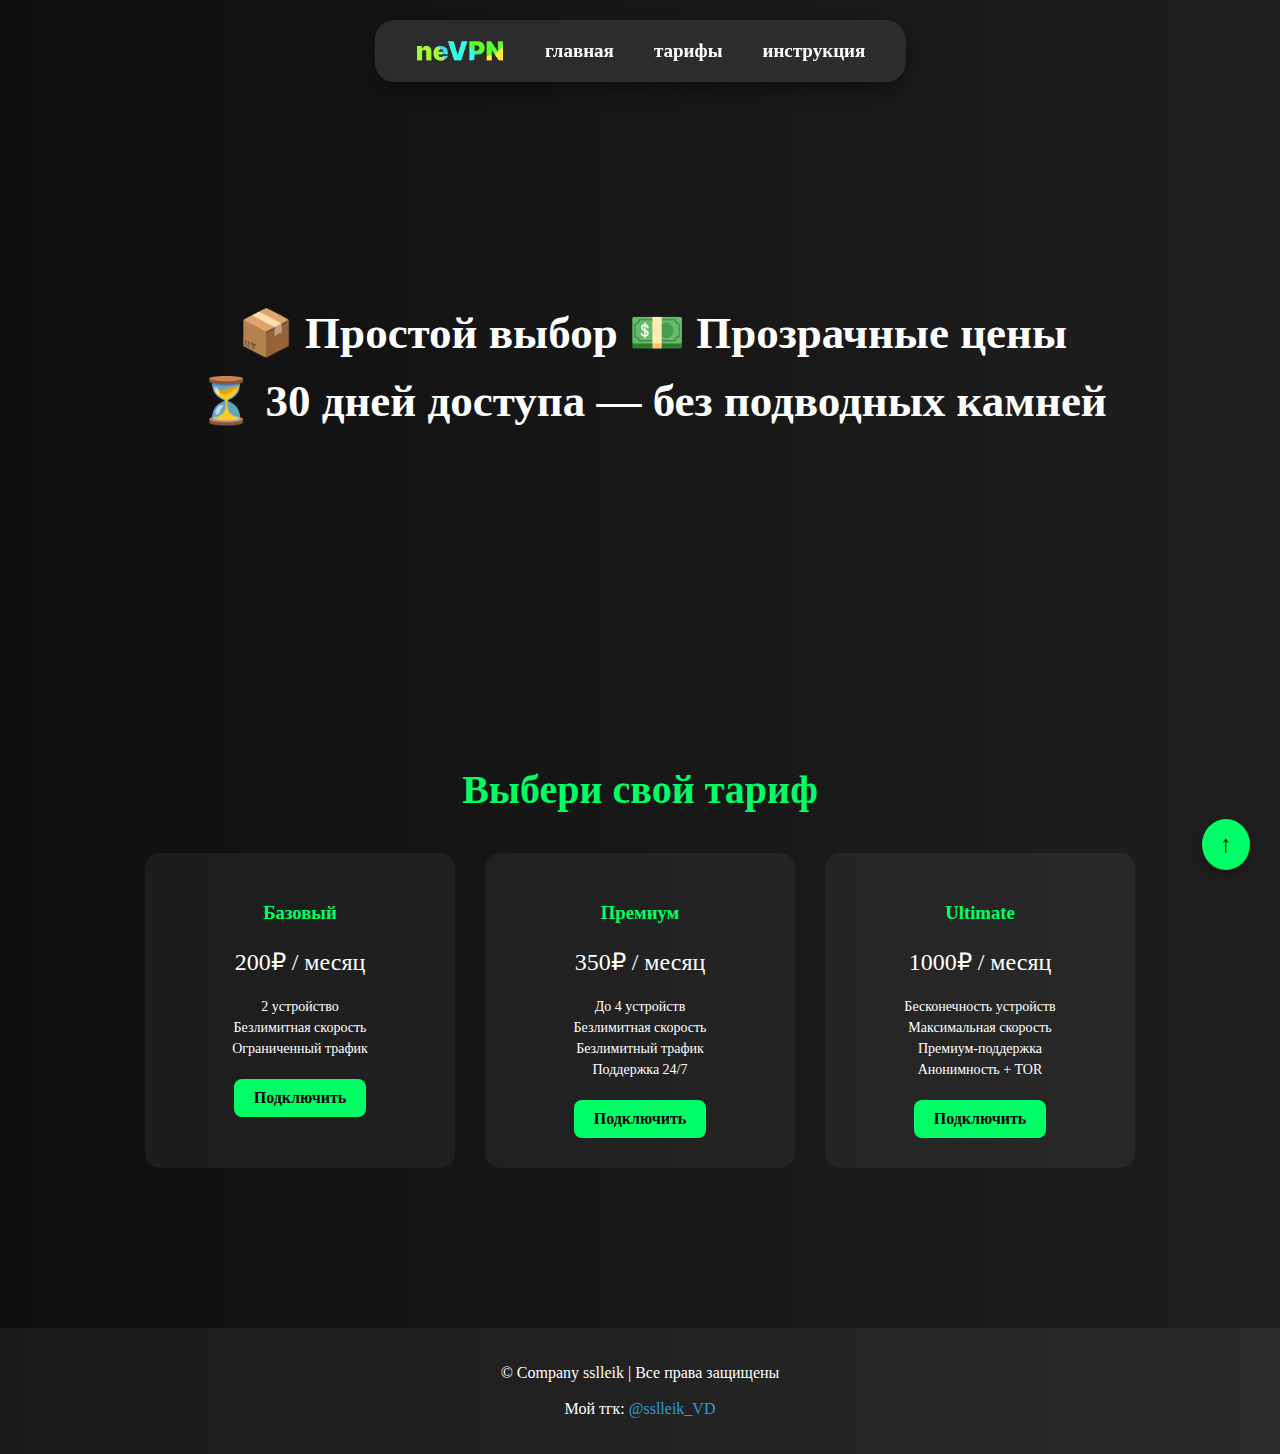
<file: Первый Сайт — копия (2)/fuc.html>
<html>
<html lang="ru">
<head>
  <meta charset="UTF-8">
  <title>neVPN</title>
  <link rel="stylesheet" href="style.css">
</head>
<body>
  <a id="top"></a>

  <header>
    <div class="logo">
  <a href="index.html">
    <img src="выа.svg" alt="neVPN" class="logo-img">
  </a>
</div>
    <a href="index.html">главная</a>
    <a href="fuc.html">тарифы</a>
    <a href="tech.html">инструкция</a>
  </header>
  
<br><br><br><br><br><br><br><br><br><br>

  <div class="main">
  <h1>📦 Простой выбор 💵 Прозрачные цены<br>⏳ 30 дней доступа — без подводных камней</h1>
  <br><br><br><br><br><br>
</div>

<section class="plans">
  <h2>Выбери свой тариф</h2>
  <div class="plan-cards">
    <div class="plan">
      <h3>Базовый</h3>
      <p class="price">200₽ / месяц</p>
      <ul>
        <li>2 устройство</li>
        <li>Безлимитная скорость</li>
        <li>Ограниченный трафик</li>
      </ul>
      <a href="#" class="btn">Подключить</a>
    </div>

    <div class="plan">
      <h3>Премиум</h3>
      <p class="price">350₽ / месяц</p>
      <ul>
        <li>До 4 устройств</li>
        <li>Безлимитная скорость</li>
        <li>Безлимитный трафик</li>
        <li>Поддержка 24/7</li>
      </ul>
      <a href="#" class="btn">Подключить</a>
    </div>

    <div class="plan">
      <h3>Ultimate</h3>
      <p class="price">1000₽ / месяц</p>
      <ul>
        <li>Бесконечность устройств</li>
        <li>Максимальная скорость</li>
        <li>Премиум-поддержка</li>
        <li>Анонимность + TOR</li>
      </ul>
      <a href="#" class="btn">Подключить</a>
    </div>
  </div>
</section>
<a href="#top" class="scroll-up">↑</a>
  
<footer>
    <p>&copy; Company sslleik | Все права защищены<br><br>Мой тгк: <a class="fer" href="https://t.me/sslleik_vd" target="_blank">@sslleik_VD</a></p>
  </footer>
</body>
</html>
</file>
<file: style.css>
@font-face {
  font-family: "PusiaBold";
  src: url("PusiaBold.otf") format("opentype");
  font-weight: 700;
  font-style: normal;
  font-display: swap;
}

:root {
  --bg-body: #0b0c0e;
  --bg-elev: #121417;
  --bg-elev-2: #171a1f;
  --text: #e8eaed;
  --text-muted: #a7b0b8;
  --accent: #00f08a;
  --accent-strong: #00c46c;
  --border: rgba(255,255,255,0.08);
  --focus: #7cdfff;

  --radius-sm: 10px;
  --radius-md: 14px;
  --radius-lg: 24px;

  --shadow-soft: 0 6px 24px rgba(0,0,0,0.35);
  --shadow-accent: 0 0 24px rgba(0, 240, 138, 0.35);

  --container: 1120px;
  --space-1: 6px;
  --space-2: 10px;
  --space-3: 14px;
  --space-4: 18px;
  --space-5: 24px;
  --space-6: 32px;
  --space-7: 48px;
  --space-8: 72px;

  --ts-fast: 160ms ease;
  --ts: 240ms ease;
}

.brand,
.hero h1,
h2,
h3,
.price {
  font-family: "PusiaBold", "Inter", system-ui, -apple-system, Segoe UI, Roboto, Arial, sans-serif;
}

[data-theme="light"] {
  --bg-body: #ffffff;
  --bg-elev: #f7f9fb;
  --bg-elev-2: #eef2f6;
  --text: #0e1217;
  --text-muted: #5a6b7a;
  --accent: #12b886;
  --accent-strong: #099268;
  --border: rgba(0,0,0,0.08);
  --focus: #1e90ff;
  --shadow-soft: 0 6px 24px rgba(0,0,0,0.08);
  --shadow-accent: 0 0 18px rgba(18, 184, 134, 0.35);
}

* {
  margin: 0;
  padding: 0;
  box-sizing: border-box;
}

html { scroll-behavior: smooth; -webkit-text-size-adjust: 100%; text-size-adjust: 100%; }

body {
  font-family: "Inter", system-ui, -apple-system, Segoe UI, Roboto, Arial, sans-serif;
  background: linear-gradient(120deg, var(--bg-body), var(--bg-elev));
  color: var(--text);
  line-height: 1.6;
  -webkit-font-smoothing: antialiased;
  -moz-osx-font-smoothing: grayscale;
}

img, svg { display: block; max-width: 100%; }
button { font: inherit; }
a { color: inherit; }

.container {
  max-width: var(--container);
  margin: 0 auto;
  padding: 0 var(--space-5);
}

:focus { outline: none; }
:focus-visible {
  outline: 3px solid var(--focus);
  outline-offset: 2px;
  border-radius: var(--radius-sm);
}

@media (prefers-reduced-motion: reduce) {
  * { animation: none !important; transition: none !important; }
}

.site-header {
  position: sticky;
  top: 0;
  z-index: 1000;
  margin: var(--space-3) auto 0;
  width: calc(100% - 40px);
  max-width: var(--container);
  background: color-mix(in oklab, var(--bg-elev) 92%, transparent);
  border: 1px solid var(--border);
  border-radius: 40px;
  backdrop-filter: blur(10px);
  box-shadow: var(--shadow-soft);
}

.header-inner {
  display: flex;
  align-items: center;
  justify-content: space-between;
  gap: var(--space-3);
  padding: var(--space-3) var(--space-4);
  flex-wrap: wrap;
}

.logo {
  display: inline-flex;
  align-items: center;
  gap: var(--space-2);
  color: var(--accent);
  font-weight: 800;
  text-decoration: none;
  font-size: 18px;
  letter-spacing: 0.3px;
}

.nav {
  display: flex;
  gap: var(--space-2);
  flex-wrap: wrap;
}

.nav-link {
  text-decoration: none;
  color: var(--text);
  padding: 8px 12px;
  border-radius: var(--radius-sm);
  font-weight: 600;
  transition: color var(--ts), background var(--ts), transform var(--ts-fast);
}

.nav-link:hover {
  color: var(--accent);
  transform: translateY(-1px);
}

.nav-link.active {
  background: var(--accent);
  color: #05150f;
  box-shadow: var(--shadow-accent);
}

.controls { display: flex; gap: var(--space-2); align-items: center; }

.btn {
  display: inline-flex;
  align-items: center;
  justify-content: center;
  gap: 8px;
  padding: 12px 22px;
  border-radius: var(--radius-md);
  border: 1px solid transparent;
  font-size: 16px;
  font-weight: 700;
  cursor: pointer;
  text-decoration: none;
  min-width: 152px;
  position: relative;
  overflow: hidden;
  transition: transform var(--ts-fast), box-shadow var(--ts), background var(--ts), color var(--ts);
}

.btn::after {
  content: "";
  position: absolute;
  left: 50%;
  top: 50%;
  width: 0;
  height: 0;
  background: rgba(255,255,255,0.25);
  border-radius: 50%;
  transform: translate(-50%, -50%);
  transition: width 420ms ease, height 420ms ease;
  pointer-events: none;
}

.btn:active::after { width: 220%; height: 220%; }

.btn.primary {
  background: linear-gradient(135deg, var(--accent), var(--accent-strong));
  color: #071a12;
  box-shadow: var(--shadow-accent);
}

.btn.primary:hover {
  transform: translateY(-2px);
  filter: brightness(1.05);
}

.btn.ghost {
  background: transparent;
  border-color: var(--accent);
  color: var(--accent);
}

.btn.ghost:hover {
  background: color-mix(in oklab, var(--accent) 12%, transparent);
}

.btn.large { padding: 14px 26px; font-size: 17px; }

.plan .btn { width: 100%; margin-top: var(--space-3); }

.hero {
  display: flex;
  flex-wrap: wrap;
  align-items: center;
  justify-content: space-between;
  gap: var(--space-6);
  padding: 120px 0 var(--space-7);
}

.hero-content { flex: 1 1 480px; }
.hero-visual { flex: 1 1 360px; }

.hero h1 {
  font-size: clamp(30px, 4.5vw, 48px);
  color: var(--accent);
  font-weight: 800;
  letter-spacing: 0.2px;
}

.lead {
  color: var(--text-muted);
  font-size: 18px;
  margin: var(--space-3) 0 var(--space-4);
}

.hero-actions { display: flex; gap: var(--space-3); flex-wrap: wrap; }

.stats {
  display: flex;
  flex-wrap: wrap;
  gap: var(--space-3);
  margin-top: var(--space-4);
}

.stat {
  background: var(--bg-elev-2);
  border: 1px solid var(--border);
  border-radius: var(--radius-md);
  padding: 14px 18px;
  text-align: center;
}

.stat-number {
  color: var(--accent);
  font-size: 28px;
  font-weight: 800;
}

.stat-label { color: var(--text-muted); font-size: 14px; }

section { padding: var(--space-7) 0; }

h2 {
  font-size: clamp(22px, 3vw, 30px);
  color: var(--accent);
  margin-bottom: var(--space-4);
  letter-spacing: 0.2px;
}

section.visible { animation: fadeUp 700ms var(--ts) both; }
@keyframes fadeUp {
  from { opacity: 0; transform: translateY(8px); }
  to { opacity: 1; transform: none; }
}

.features,
.benefit-grid,
.plan-cards {
  display: grid;
  grid-template-columns: repeat(auto-fit, minmax(260px, 1fr));
  gap: var(--space-4);
}

.plan-cards { align-items: stretch; }

.feature-card,
.benefit {
  background: var(--bg-elev-2);
  border: 1px solid var(--border);
  border-radius: var(--radius-md);
  padding: var(--space-5);
  transition: transform var(--ts-fast), box-shadow var(--ts);
}

.feature-card:hover,
.benefit:hover {
  transform: translateY(-6px);
  box-shadow: var(--shadow-accent);
}

.plan {
  background: var(--bg-elev-2);
  border: 1px solid var(--border);
  border-radius: var(--radius-md);
  padding: var(--space-5);
  transition: transform var(--ts-fast), box-shadow var(--ts);
  position: relative;
  text-align: left;
  display: flex;
  flex-direction: column;
  gap: var(--space-4);
}

.plan:hover {
  transform: translateY(-6px);
  box-shadow: var(--shadow-accent);
}

.plan .badge {
  position: absolute;
  top: 12px;
  right: 12px;
  background: var(--accent);
  color: #062217;
  font-weight: 800;
  padding: 6px 10px;
  border-radius: 999px;
  box-shadow: var(--shadow-accent);
}

.plan-header h3 { font-size: 20px; margin: 0; }
.plan-header .price {
  font-size: 26px;
  font-weight: 800;
  color: var(--accent);
  margin: 6px 0 0;
}
.plan-header .period { color: var(--text-muted); font-weight: 600; font-size: 14px; }

.plan ul { list-style: none; display: grid; gap: 10px; margin-top: -6px; }
.plan ul li {
  display: grid;
  grid-template-columns: 20px 1fr;
  align-items: start;
  gap: 10px;
  color: var(--text);
}
.plan ul li::before {
  content: "";
  width: 14px;
  height: 14px;
  margin-top: 4px;
  border-radius: 3px;
  background: conic-gradient(from 180deg, var(--accent), var(--accent-strong));
  box-shadow: 0 0 0 2px color-mix(in oklab, var(--accent) 26%, transparent);
}

.plan .note { color: var(--text-muted); font-size: 13px; }

.plan .btn { margin-top: auto; }

.contact-form {
  display: grid;
  gap: var(--space-3);
  max-width: 640px;
  margin: var(--space-4) auto 0;
}

.contact-form input,
.contact-form textarea {
  background: var(--bg-elev);
  border: 1px solid var(--border);
  color: var(--text);
  padding: 12px 14px;
  border-radius: var(--radius-sm);
  font-size: 15px;
}

.contact-form input::placeholder,
.contact-form textarea::placeholder { color: color-mix(in oklab, var(--text-muted) 80%, transparent); }

.contact-form textarea { min-height: 132px; resize: vertical; }

.form-actions { display: flex; gap: var(--space-2); flex-wrap: wrap; }

input:invalid, textarea:invalid { box-shadow: 0 0 0 2px color-mix(in oklab, #ff3b30 30%, transparent); }

.site-footer {
  text-align: center;
  color: var(--text-muted);
  font-size: 14px;
  padding: var(--space-6) var(--space-4);
  border-top: 1px solid var(--border);
  background: color-mix(in oklab, var(--bg-elev) 60%, transparent);
}

.site-footer a { color: var(--accent); text-decoration: none; }
.site-footer a:hover { text-decoration: underline; }

.scroll-up {
  position: fixed;
  right: 24px;
  bottom: 60px;
  background: var(--accent);
  color: #071a12;
  width: 48px;
  height: 48px;
  display: grid;
  place-items: center;
  border-radius: 50%;
  text-decoration: none;
  font-weight: 800;
  box-shadow: var(--shadow-accent);
  transition: transform var(--ts-fast), box-shadow var(--ts);
}

.scroll-up:hover { transform: translateY(-3px); }

.hero-visual .feature-card h3 {
  margin-bottom: 6px;
}

@media (min-width: 861px) {
  .menu-toggle { display: none; }
  .plan { padding: var(--space-6); }
}

@media (max-width: 980px) {
  .nav { gap: var(--space-1); }
}

@media (max-width: 860px) {
  .container { padding: 0 var(--space-4); }
  .header-inner { gap: var(--space-2); }
  .controls { width: 100%; justify-content: center; gap: var(--space-2); }
  .menu-toggle { display: inline-flex; }
  .nav { display: none; width: 100%; }
  .nav.open { display: flex !important; flex-direction: row; flex-wrap: wrap; justify-content: center; gap: var(--space-2); padding-top: var(--space-2); }
  .hero { flex-direction: column; text-align: center; padding-top: 96px; gap: var(--space-5); }
  .hero-actions { width: 100%; }
  .hero-actions .btn { width: 100%; }
  .features, .benefit-grid, .plan-cards { grid-template-columns: 1fr; }
  .plan { text-align: left; }
  .btn { min-width: 0; }
  .plan .btn, .form-actions .btn, .contact-form .btn { width: 100%; }
  .form-actions { width: 100%; }
  .contact-form input, .contact-form textarea { font-size: 16px; padding: 14px; }
  .articles-frame iframe { height: 60vh; min-height: 320px; }
  .scroll-up { bottom: 80px; }
}

.articles-frame .frame {
  background: var(--bg-elev-2);
  border: 1px solid var(--border);
  border-radius: var(--radius-lg);
  padding: 8px;
  box-shadow: var(--shadow-soft);
  overflow: hidden;
}

.articles-frame .frame-header {
  display: flex;
  align-items: center;
  justify-content: space-between;
  padding: 8px 12px;
  color: var(--text-muted);
}

.articles-frame .dots { display: inline-flex; gap: 6px; }
.articles-frame .dot {
  width: 10px; height: 10px; border-radius: 50%;
}
.articles-frame .dot.red { background: #ff5f57; }
.articles-frame .dot.yellow { background: #ffbd2e; }
.articles-frame .dot.green { background: #28c840; }

.articles-frame iframe {
  width: 100%;
  height: 70vh;
  min-height: 480px;
  border: 0;
  border-radius: calc(var(--radius-lg) - 8px);
  background: var(--bg-body);
}

@media (max-width: 860px) {
  .articles-frame iframe { height: 60vh; min-height: 380px; }
}

.vpn-closed-banner {
  background: linear-gradient(135deg, #ff3b30, #ff6b5a);
  color: #fff;
  padding: var(--space-4) var(--space-5);
  text-align: center;
  border-bottom: 2px solid rgba(255,255,255,0.2);
  box-shadow: 0 4px 12px rgba(255, 59, 48, 0.3);
  position: sticky;
  top: 0;
  z-index: 999;
  margin-bottom: var(--space-4);
}

.vpn-closed-banner strong {
  font-size: 18px;
  display: block;
  margin-bottom: var(--space-2);
  font-weight: 800;
}

.vpn-closed-banner p {
  margin: 0;
  font-size: 15px;
  line-height: 1.6;
  opacity: 0.95;
}

@media (max-width: 420px) {
  .site-header { width: calc(100% - 20px); margin: var(--space-2) auto 0; border-radius: 26px; }
  .header-inner { padding: 10px 12px; }
  .logo { font-size: 16px; }
  .btn { padding: 12px 16px; font-size: 15px; }
  .btn.large { padding: 12px 18px; font-size: 16px; }
  .hero { padding-top: 84px; }
  h1 { font-size: clamp(26px, 8vw, 34px); }
  h2 { font-size: clamp(20px, 6vw, 24px); }
  .contact-form input, .contact-form textarea { padding: 12px; }
  .vpn-closed-banner { padding: var(--space-3) var(--space-4); }
  .vpn-closed-banner strong { font-size: 16px; }
  .vpn-closed-banner p { font-size: 14px; }
}
</file>
<file: Первый Сайт — копия (2)/style.css>
body {
  margin: 0;
  font-family: pusia;
  background: linear-gradient(to right, #0f0f0f, #1f1f1f);
  color: #ffffff;
  text-align: center;
}

header {
  position: fixed;
  top: 20px;
  left: 50%;
  transform: translateX(-50%);
  background: rgba(50, 50, 50, 0.8);
  padding: 15px 40px;
  display: flex;
  justify-content: center;
  gap: 40px;
  border-radius: 20px;
  box-shadow: 0 8px 20px rgba(0, 0, 0, 0.4);
  backdrop-filter: blur(8px);
  z-index: 1000;
  align-items: center;
}

header a {
  color: #ffffff;
  text-decoration: none;
  font-weight: bold;
  transition: 0.3s;
  font-size: 19px;
}

header a:hover {
  color: #00ff66;
}

.logo {
  color: #00ff66;
  margin-right: auto;
  margin-left: 1px;
  font-weight: bold;
}

.main {
  margin-top: 120px;
}

.main h1 {
  font-size: 45px;
  line-height: 1.5;
  margin-left: 25px;
}

.features {
  display: flex;
  justify-content: center;
  flex-wrap: wrap;
  margin-top: 50px;
  gap: 20px;
}

.feature {
  background: #ffffff0d;
  border-radius: 10px;
  padding: 20px;
  width: 200px;
}

.feature b {
  color: #00ff66;
  display: block;
  margin-bottom: 10px;
}

.b {
  font-size: 20px;
  font-weight: bold;
}

section {
  margin: 80px auto;
  max-width: 1000px;
  padding: 0 20px;
}

section h2 {
  font-size: 2em;
  margin-bottom: 30px;
  color: #00ff66;
}

.benefit-list {
  display: flex;
  flex-wrap: wrap;
  gap: 30px;
  justify-content: center;
}

.benefit {
  background: #ffffff0d;
  padding: 20px;
  border-radius: 12px;
  width: 280px;
  text-align: left;
}

.benefit h3 {
  color: #fff;
  margin-bottom: 10px;
  font-size: 18px;
}

.benefit p {
  font-size: 15px;
  line-height: 1.4;
}

.faq-item {
  background: lab(100% 0.01 -0.01 / 0.05);
  padding: 20px;
  border-radius: 10px;
  margin-bottom: 15px;
  text-align: left;
}

.faq-item h4 {
  color: #00ff66;
  margin-bottom: 8px;
  font-size: 18px;
}

.faq-item p {
  font-size: 15px;
  line-height: 1.4;
}

a {
  color: #00ff66;
  text-decoration: none;
}

footer {
  text-align: center;
  padding: 20px;
  background: #ffffff0d;
  margin-top: 40px;
}

footer a {
  color: #3498db;
}

footer a:hover {
  text-decoration: underline;
}

.plans {
  padding: 80px 20px;
}

.plans h2 {
  color: #00ff66;
  font-size: 2.5em;
  margin-bottom: 40px;
}

.plan-cards {
  display: flex;
  flex-wrap: wrap;
  justify-content: center;
  gap: 30px;
}

.plan {
  background: #ffffff0d;
  padding: 30px;
  border-radius: 15px;
  width: 250px;
  text-align: center;
}

.plan h3 {
  color: #00ff66;
  margin-bottom: 10px;
}

.price {
  font-size: 24px;
  margin-bottom: 20px;
}

.plan ul {
  list-style: none;
  padding: 0;
  margin: 0 0 20px 0;
  color: #fff;
  font-size: 14px;
  line-height: 1.5;
}

.btn {
  display: inline-block;
  padding: 10px 20px;
  background-color: #00ff66;
  color: #000;
  border-radius: 8px;
  text-decoration: none;
  font-weight: bold;
  transition: 0.3s;
}

.btn:hover {
  background-color: #00cc55;
}

.instructions {
  padding: 80px 20px;
  color: #fff;
}

.instructions h2 {
  color: #00ff66;
  font-size: 2.5em;
  margin-bottom: 30px;
  text-align: center;
}

.rule {
  margin-bottom: 30px;
  background: #ffffff0d;
  padding: 20px;
  border-radius: 10px;
}

.rule h3 {
  color: #00ff66;
  margin-bottom: 10px;
}

.rule p {
  margin: 0;
  line-height: 1.6;
}

.videos h3 {
  margin: 40px 0 20px;
  color: #00ff66;
  text-align: center;
}

.video-block {
  margin-bottom: 30px;
}

.video-block p {
  margin-bottom: 10px;
}

.instructions a {
  color: #00ff66;
  text-decoration: none;
  font-weight: bold;
}

.scroll-up {
  position: fixed;
  bottom: 30px;
  right: 30px;
  background-color: #00ff66;
  color: #000;
  text-decoration: none;
  border-radius: 50%;
  padding: 12px 18px;
  font-size: 24px;
  box-shadow: 0 4px 8px rgba(0,0,0,0.3);
  z-index: 999;
  transition: background-color 0.3s ease;
}

.scroll-up:hover {
  background-color: #00cc55;
}

.logo-img {
  height: 32px;
  vertical-align: middle;
}

.logo a {
  display: flex;
  align-items: center;
}
</file>
